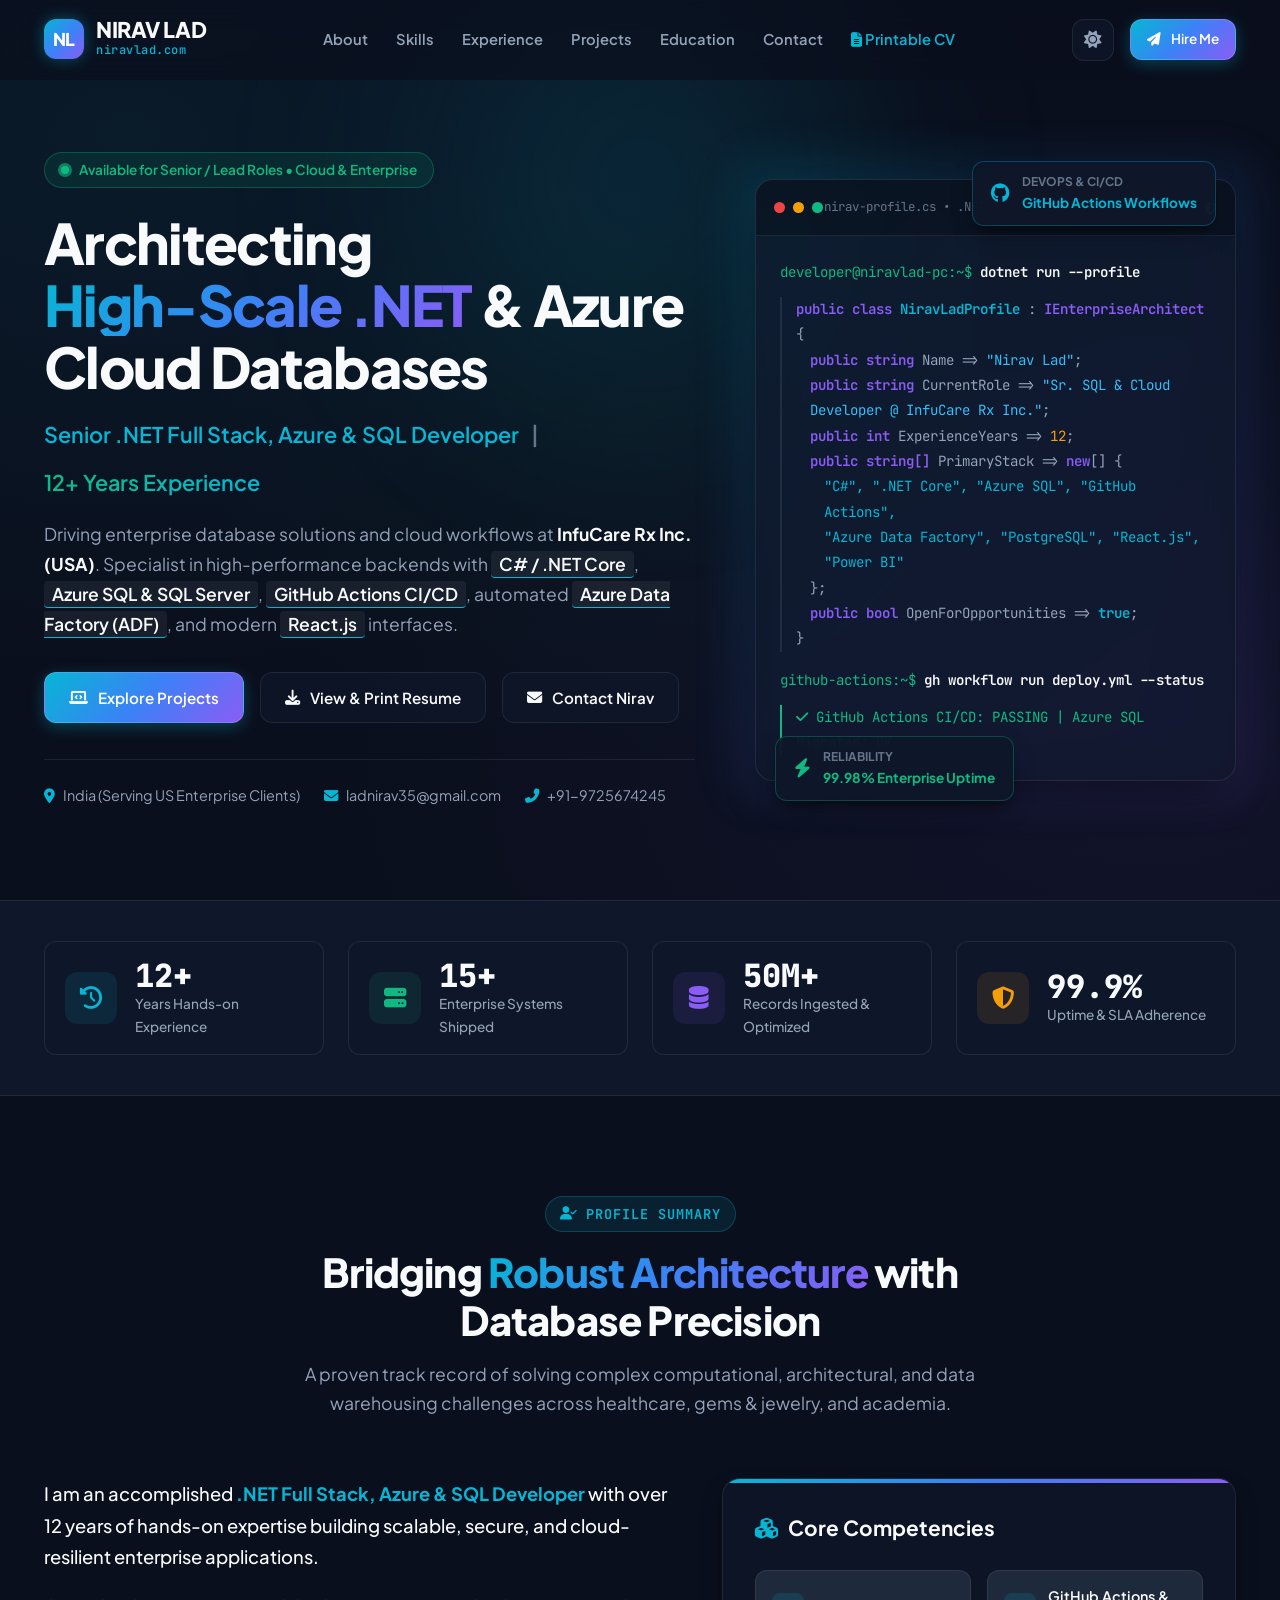
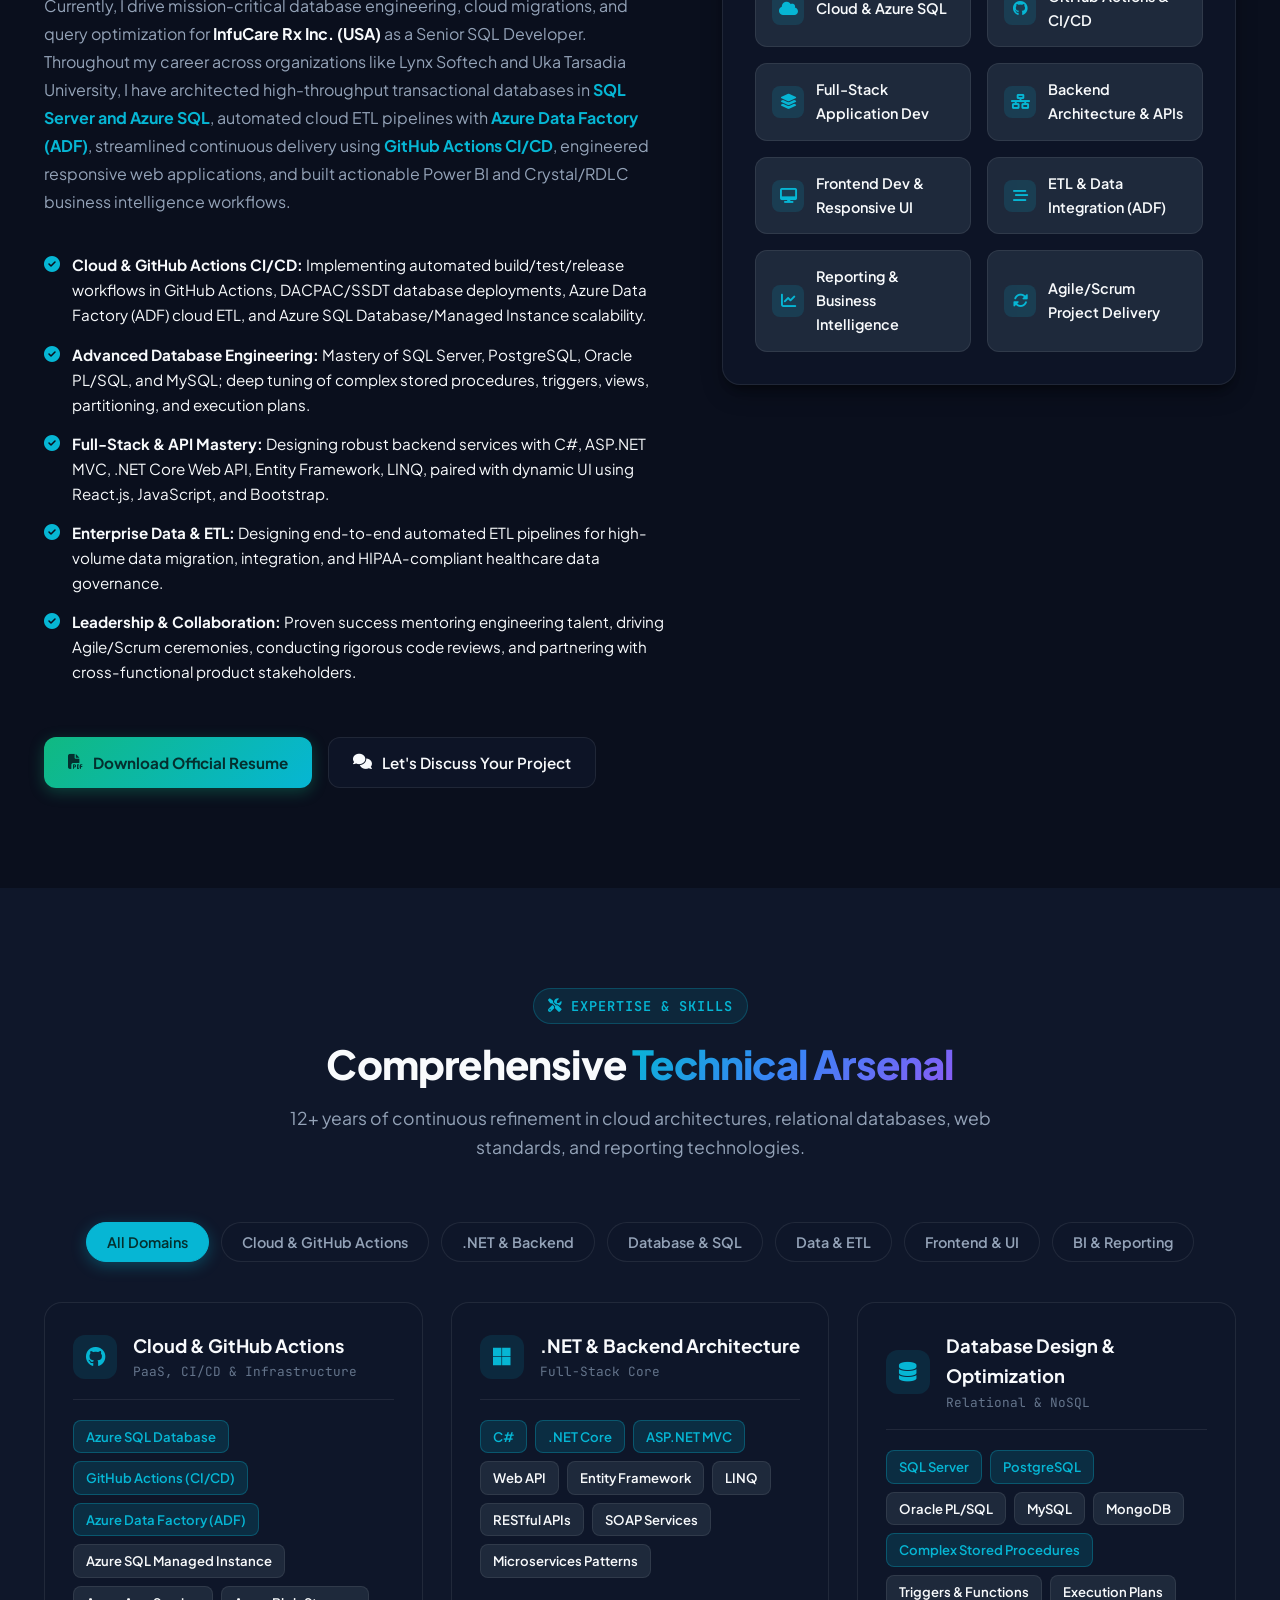
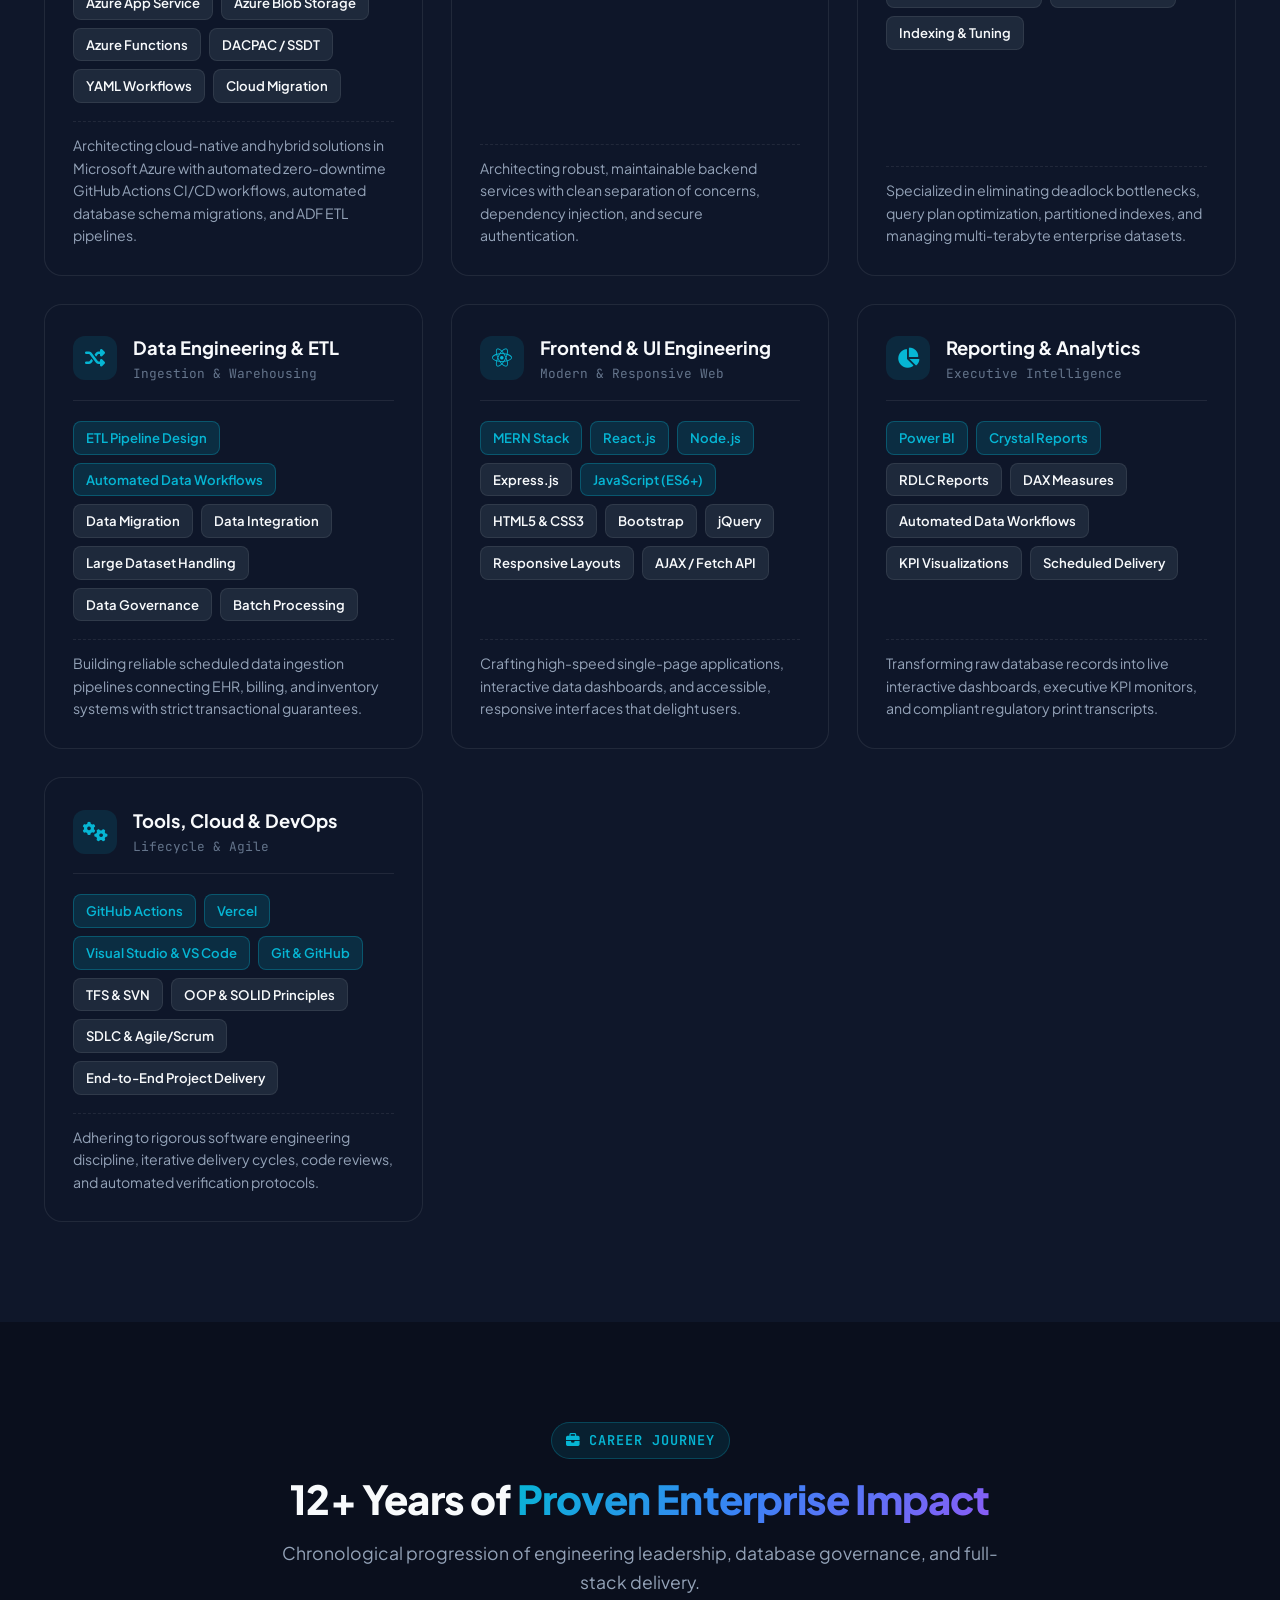
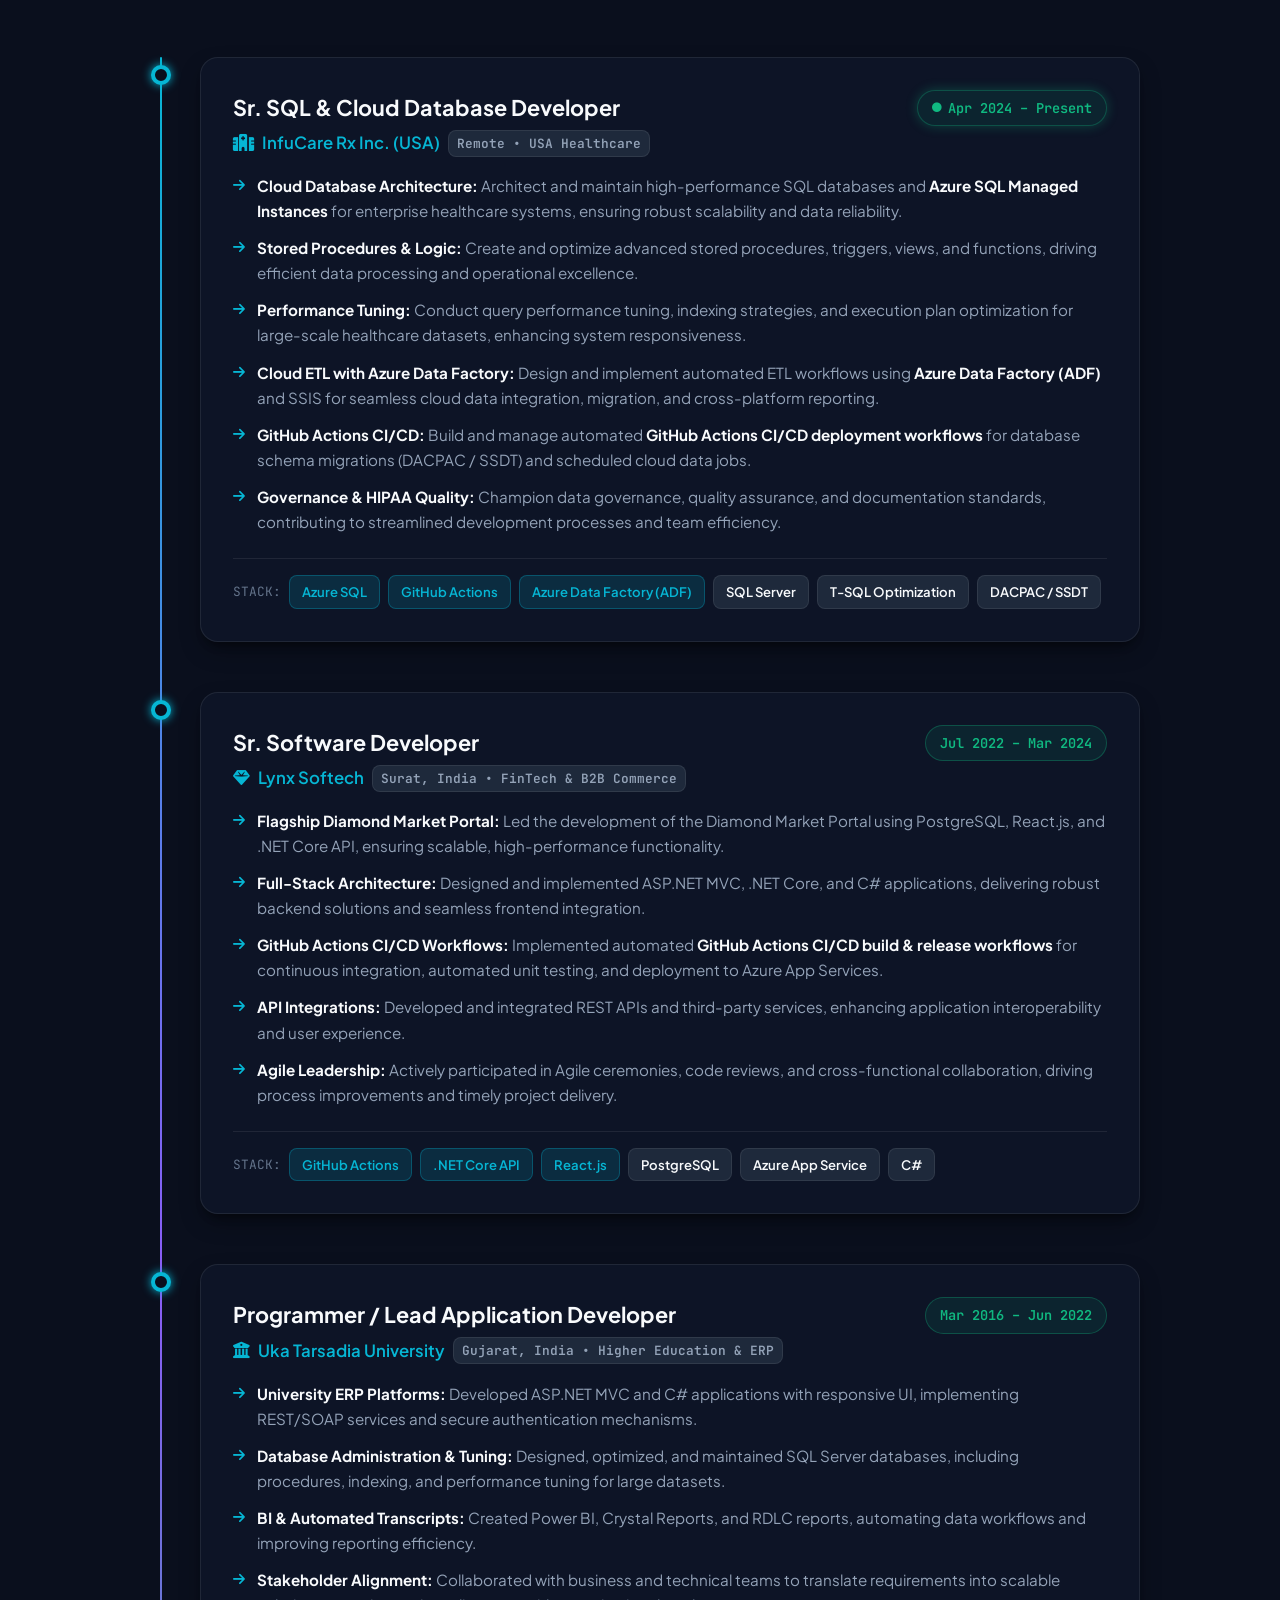
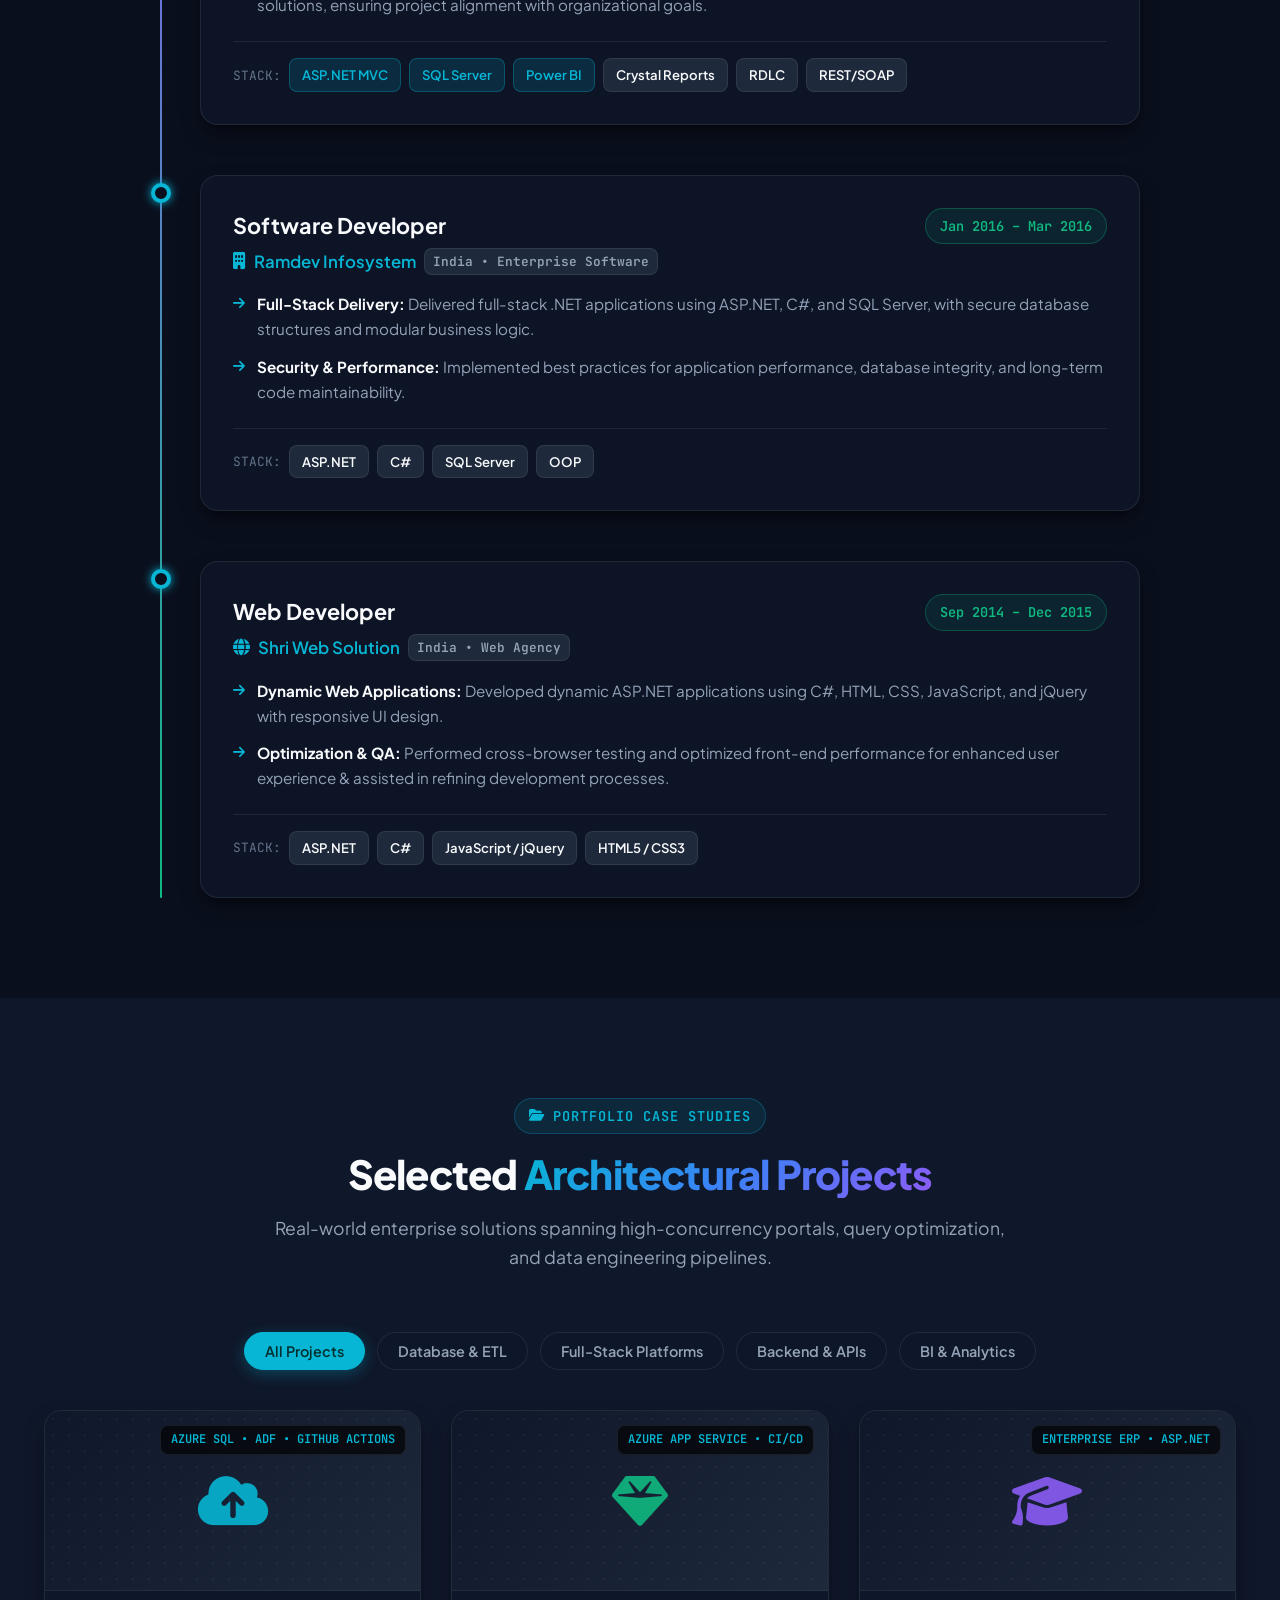
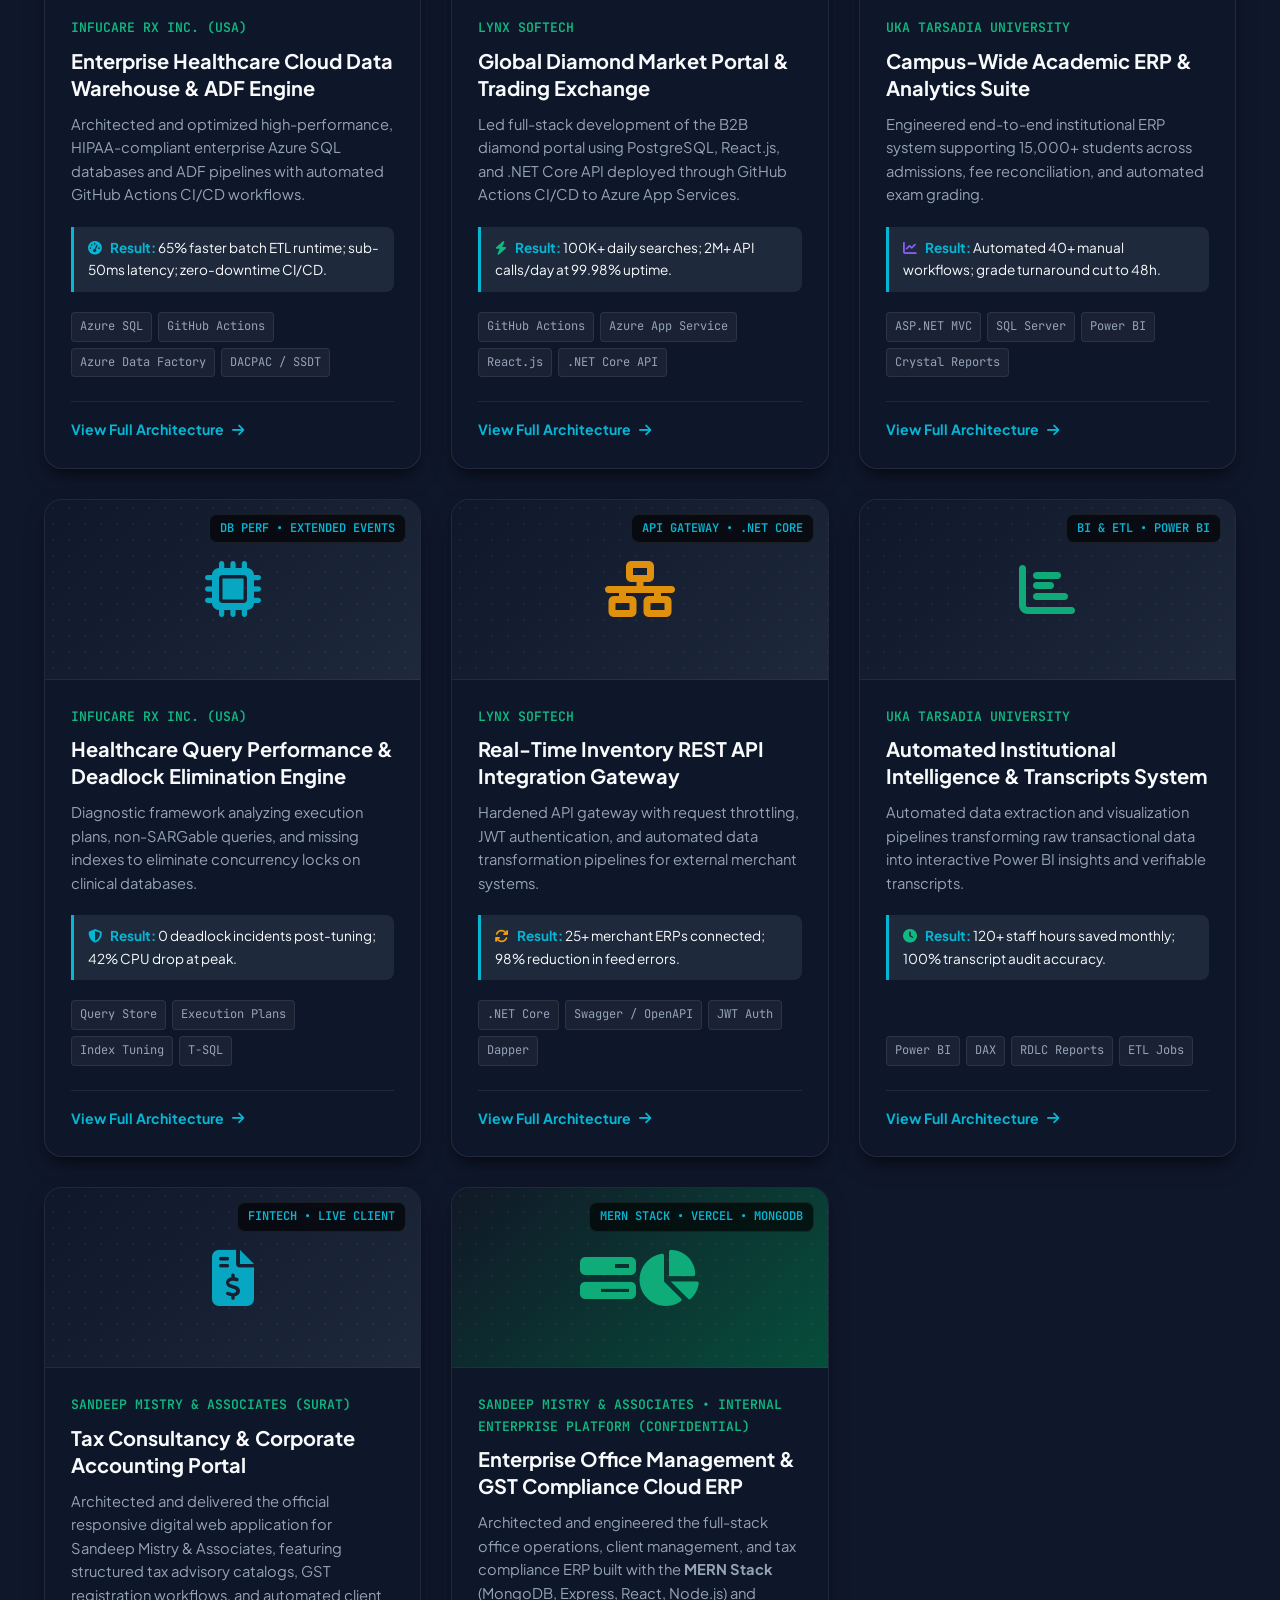
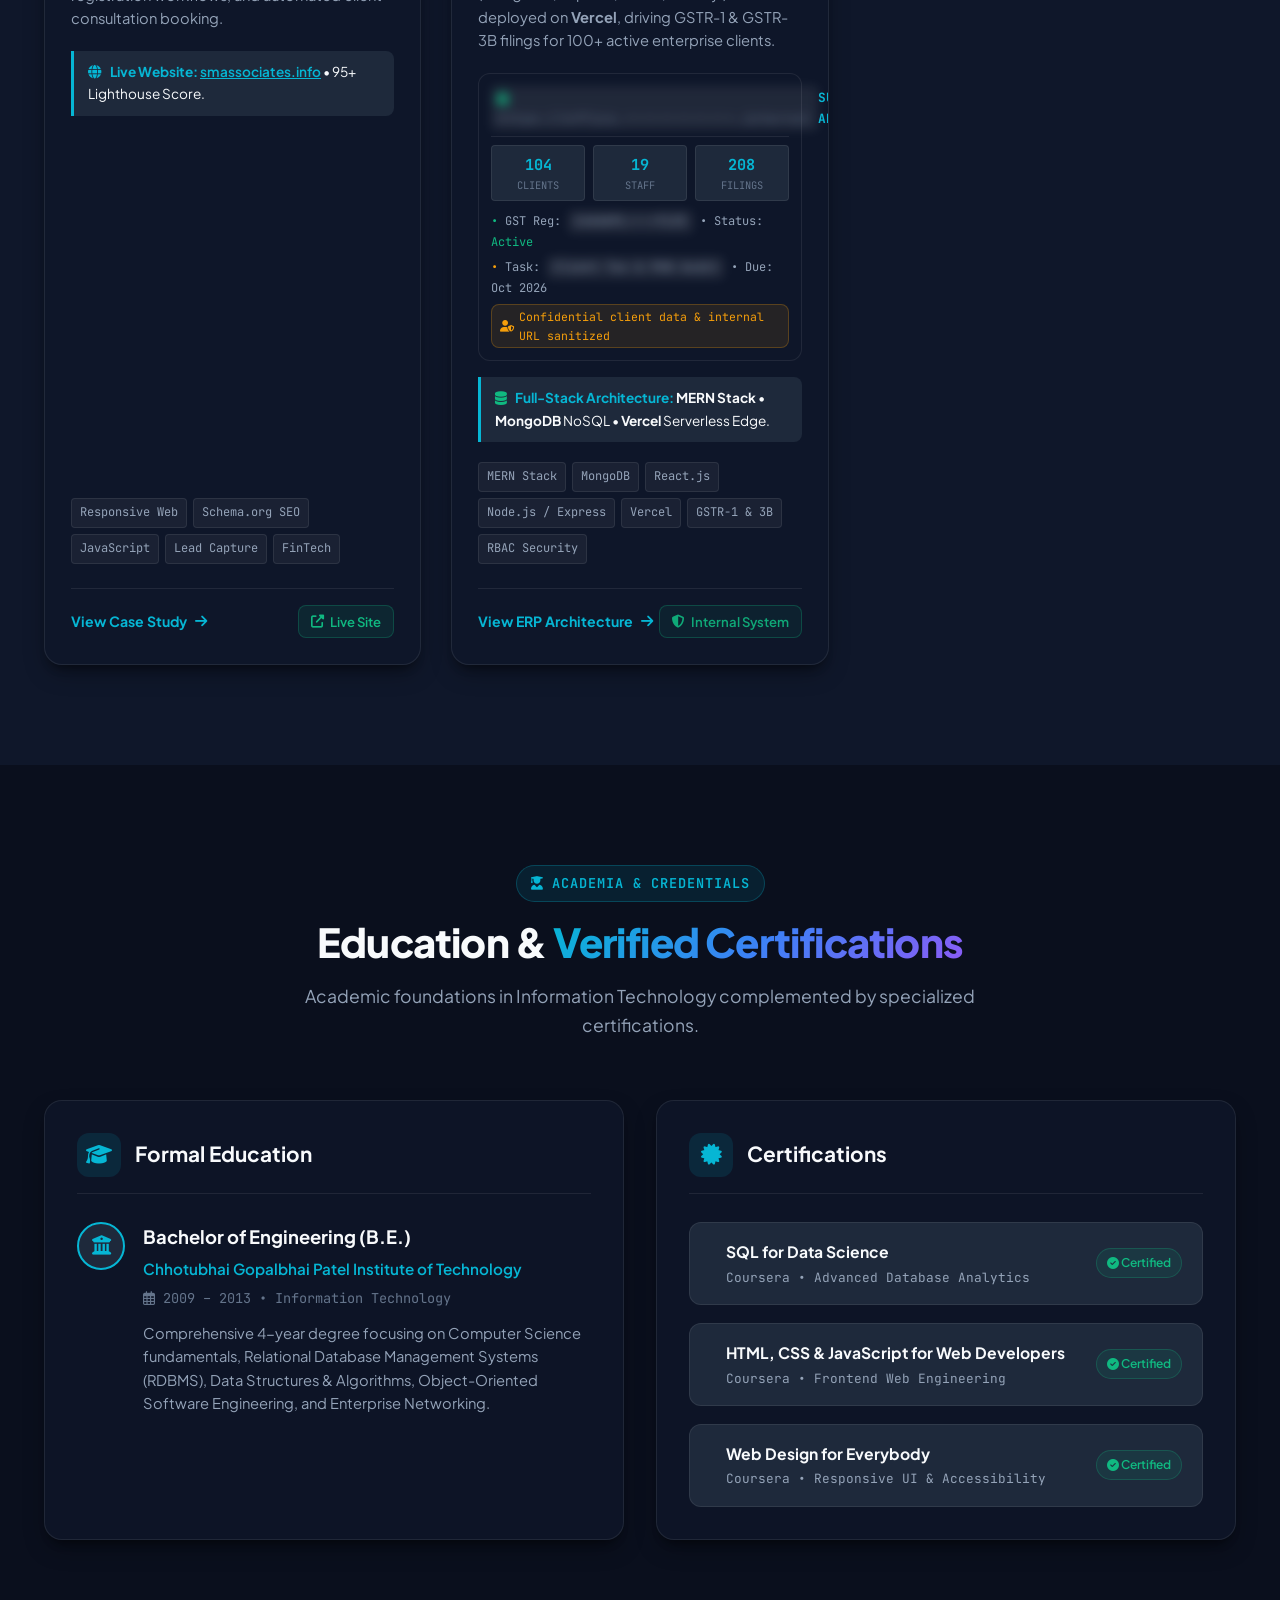
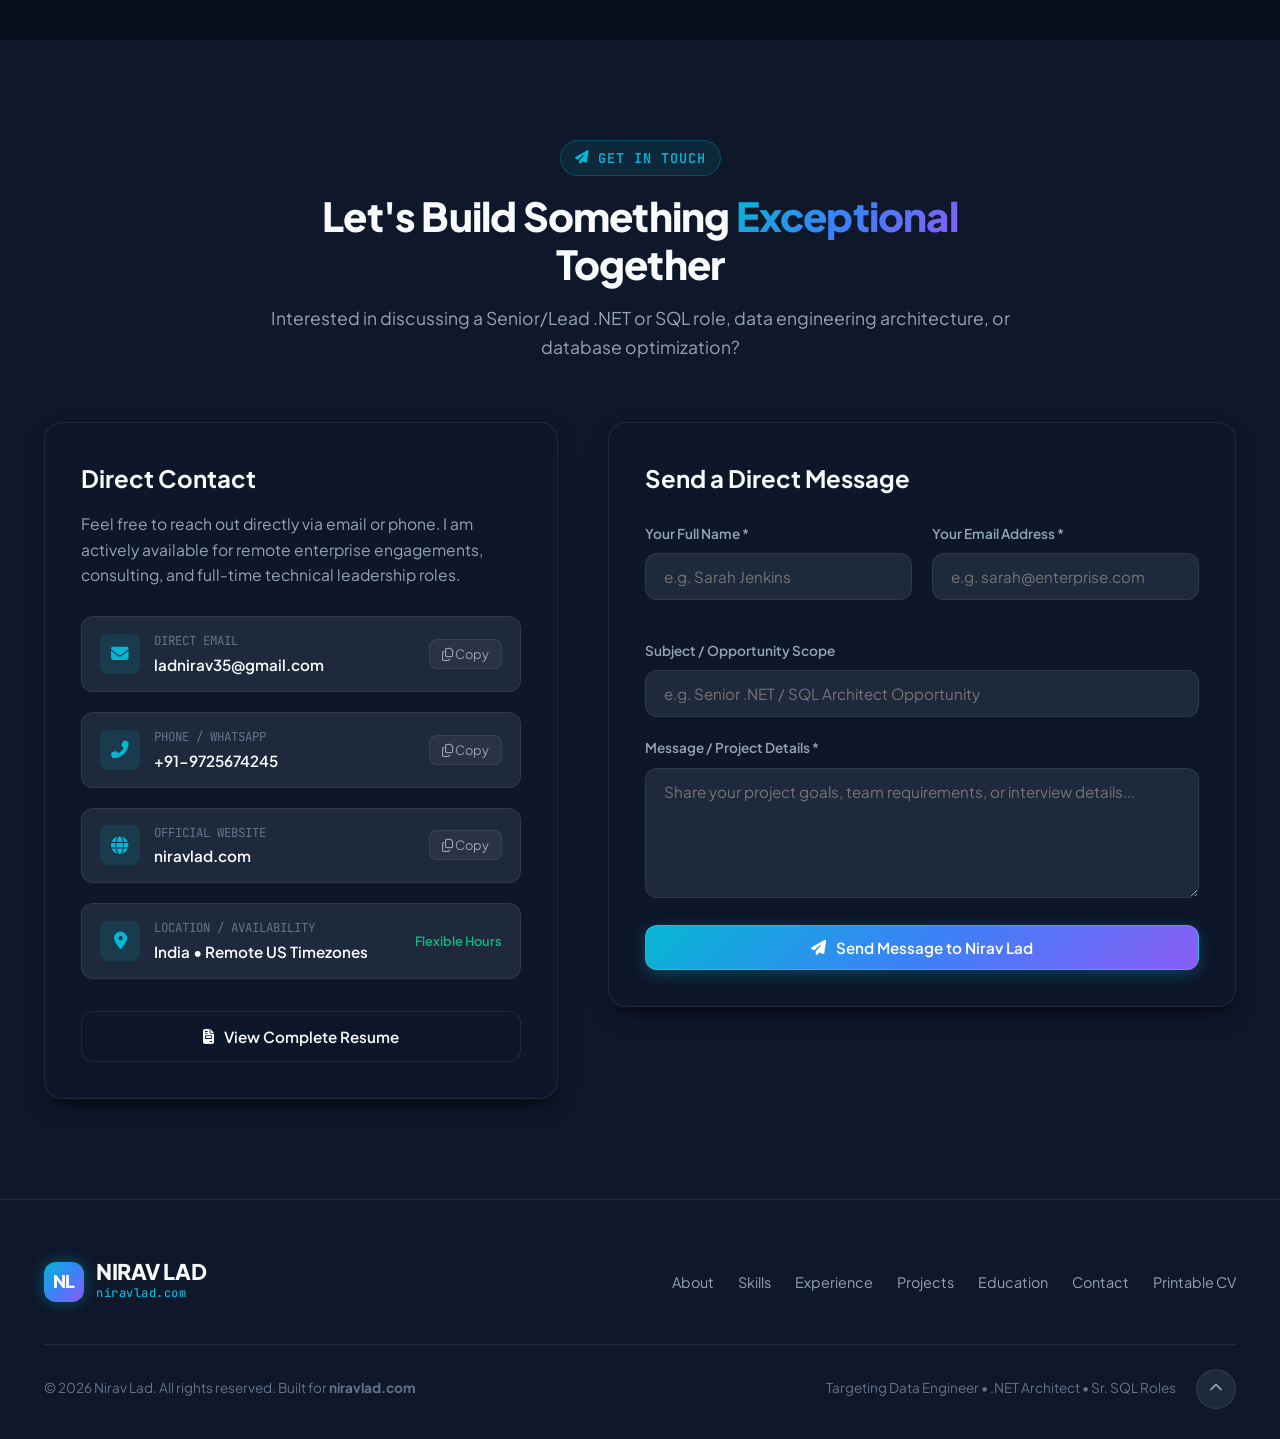
<file: index.html>
<!DOCTYPE html>
<html lang="en" data-theme="dark">
<head>
  <meta charset="UTF-8">
  <meta name="viewport" content="width=device-width, initial-scale=1.0">
  
  <!-- Primary SEO Meta Tags -->
  <title>Nirav Lad | Senior .NET Full Stack, Azure &amp; SQL Developer</title>
  <meta name="title" content="Nirav Lad | Senior .NET Full Stack, Azure &amp; SQL Developer">
  <meta name="description" content="Accomplished .NET Full Stack, Azure, and SQL Developer with 12+ years of enterprise experience in C#, .NET Core, GitHub Actions CI/CD, Azure SQL Database, Azure Data Factory, PostgreSQL, React.js, and high-performance databases.">
  <meta name="keywords" content="Nirav Lad, .NET Developer, GitHub Actions, CI/CD, Azure SQL Database, Azure Data Factory, Sr SQL Developer, Database Architect, C#, ASP.NET Core, PostgreSQL, InfuCare Rx, Cloud Migration, Power BI, React.js, Data Engineer">
  <meta name="author" content="Nirav Lad">
  <link rel="canonical" href="https://niravlad.com">

  <!-- Open Graph / Facebook -->
  <meta property="og:type" content="website">
  <meta property="og:url" content="https://niravlad.com/">
  <meta property="og:title" content="Nirav Lad | Senior .NET Full Stack, Azure &amp; SQL Developer">
  <meta property="og:description" content="Over 12 years building scalable, secure, and high-performance enterprise systems. Currently Sr. SQL & Cloud Database Developer at InfuCare Rx Inc. (USA).">
  
  <!-- Font Awesome & Google Fonts -->
  <link rel="stylesheet" href="https://cdnjs.cloudflare.com/ajax/libs/font-awesome/6.5.1/css/all.min.css">
  
  <!-- Custom Stylesheet -->
  <link rel="stylesheet" href="style.css">
</head>
<body>

  <!-- ========================================================================
       Header & Navigation Bar
       ======================================================================== -->
  <header class="header">
    <div class="container header-container">
      <a href="#hero" class="logo" id="logoLink">
        <div class="logo-badge">NL</div>
        <div class="logo-text">
          <span>NIRAV LAD</span>
          <span>niravlad.com</span>
        </div>
      </a>

      <nav class="nav">
        <ul class="nav-links" id="navLinks">
          <li><a href="#about" class="nav-link">About</a></li>
          <li><a href="#skills" class="nav-link">Skills</a></li>
          <li><a href="#experience" class="nav-link">Experience</a></li>
          <li><a href="#projects" class="nav-link">Projects</a></li>
          <li><a href="#education" class="nav-link">Education</a></li>
          <li><a href="#contact" class="nav-link">Contact</a></li>
          <li><a href="resume.html" target="_blank" class="nav-link" style="color:var(--accent-cyan);"><i class="fas fa-file-alt"></i> Printable CV</a></li>
        </ul>
      </nav>

      <div class="header-actions">
        <button class="theme-toggle-btn" id="themeToggleBtn" aria-label="Toggle Dark/Light Mode" title="Toggle Dark/Light Mode">
          <i class="fas fa-sun"></i>
        </button>
        <a href="#contact" class="btn btn-primary btn-sm" id="btnHeaderContact">
          <i class="fas fa-paper-plane"></i> Hire Me
        </a>
        <button class="mobile-toggle" aria-label="Toggle navigation menu">
          <i class="fas fa-bars"></i>
        </button>
      </div>
    </div>
  </header>

  <!-- ========================================================================
       Hero Section
       ======================================================================== -->
  <section class="hero" id="hero">
    <div class="hero-glow-bg"></div>
    <div class="container">
      <div class="hero-grid">
        
        <!-- Left Column: Copy & Actions -->
        <div class="hero-content">
          <div class="hero-status-pill">
            <span class="status-dot"></span>
            Available for Senior / Lead Roles • Cloud &amp; Enterprise
          </div>

          <h1 class="hero-title">
            Architecting <span class="gradient-text">High-Scale .NET</span> &amp; Azure Cloud Databases
          </h1>

          <div class="hero-subtitle">
            <span>Senior .NET Full Stack, Azure &amp; SQL Developer</span>
            <span style="color:var(--text-dim);">|</span>
            <span class="gradient-text-emerald">12+ Years Experience</span>
          </div>

          <p class="hero-description">
            Driving enterprise database solutions and cloud workflows at <strong style="color:var(--text-main);">InfuCare Rx Inc. (USA)</strong>. Specialist in high-performance backends with 
            <span class="hero-highlight-tag">C# / .NET Core</span>, <span class="hero-highlight-tag">Azure SQL &amp; SQL Server</span>, 
            <span class="hero-highlight-tag">GitHub Actions CI/CD</span>, automated <span class="hero-highlight-tag">Azure Data Factory (ADF)</span>, and modern <span class="hero-highlight-tag">React.js</span> interfaces.
          </p>

          <div class="hero-cta-group">
            <a href="#projects" class="btn btn-primary">
              <i class="fas fa-laptop-code"></i> Explore Projects
            </a>
            <a href="resume.html" target="_blank" class="btn btn-secondary">
              <i class="fas fa-download"></i> View &amp; Print Resume
            </a>
            <a href="#contact" class="btn btn-secondary">
              <i class="fas fa-envelope"></i> Contact Nirav
            </a>
          </div>

          <div class="hero-quick-meta">
            <div class="quick-meta-item">
              <i class="fas fa-map-marker-alt"></i>
              <span>India (Serving US Enterprise Clients)</span>
            </div>
            <div class="quick-meta-item">
              <i class="fas fa-envelope"></i>
              <span>ladnirav35@gmail.com</span>
            </div>
            <div class="quick-meta-item">
              <i class="fas fa-phone-alt"></i>
              <span>+91-9725674245</span>
            </div>
          </div>
        </div>

        <!-- Right Column: Interactive Code Console Visual -->
        <div class="hero-visual-card">
          <div class="hero-card-glow"></div>

          <!-- Floating Badges -->
          <div class="floating-badge floating-badge-1">
            <i class="fab fa-github"></i>
            <div>
              <div style="font-size:0.75rem; color:var(--text-dim); text-transform:uppercase;">DevOps &amp; CI/CD</div>
              <div>GitHub Actions Workflows</div>
            </div>
          </div>

          <div class="floating-badge floating-badge-2">
            <i class="fas fa-bolt"></i>
            <div>
              <div style="font-size:0.75rem; color:var(--text-dim); text-transform:uppercase;">Reliability</div>
              <div>99.98% Enterprise Uptime</div>
            </div>
          </div>

          <!-- Tech Terminal -->
          <div class="tech-terminal">
            <div class="terminal-header">
              <div class="terminal-dots">
                <span class="terminal-dot red"></span>
                <span class="terminal-dot yellow"></span>
                <span class="terminal-dot green"></span>
              </div>
              <div class="terminal-title">nirav-profile.cs &bull; .NET 8 / Azure SQL / GitHub Actions</div>
              <div><i class="fas fa-shield-alt" style="color:var(--accent-emerald); font-size:0.8rem;"></i></div>
            </div>

            <div class="terminal-body">
              <div class="terminal-line">
                <span class="cmd-prompt">developer@niravlad-pc:~$</span> <span class="cmd-command">dotnet run --profile</span>
              </div>
              <div class="terminal-output">
                <div><span class="accent-keyword">public class</span> <span class="accent-val">NiravLadProfile</span> : <span class="accent-keyword">IEnterpriseArchitect</span></div>
                <div>{</div>
                <div style="padding-left:14px;">
                  <div><span class="accent-keyword">public string</span> Name =&gt; <span class="accent-str">"Nirav Lad"</span>;</div>
                  <div><span class="accent-keyword">public string</span> CurrentRole =&gt; <span class="accent-str">"Sr. SQL &amp; Cloud Developer @ InfuCare Rx Inc."</span>;</div>
                  <div><span class="accent-keyword">public int</span> ExperienceYears =&gt; <span class="accent-num">12</span>;</div>
                  <div><span class="accent-keyword">public string[]</span> PrimaryStack =&gt; <span class="accent-keyword">new</span>[] {</div>
                  <div style="padding-left:14px; color:var(--accent-cyan);">
                    "C#", ".NET Core", "Azure SQL", "GitHub Actions",<br>
                    "Azure Data Factory", "PostgreSQL", "React.js", "Power BI"
                  </div>
                  <div>};</div>
                  <div><span class="accent-keyword">public bool</span> OpenForOpportunities =&gt; <span class="accent-val">true</span>;</div>
                </div>
                <div>}</div>
              </div>

              <div class="terminal-line" style="margin-top:16px;">
                <span class="cmd-prompt">github-actions:~$</span> <span class="cmd-command">gh workflow run deploy.yml --status</span>
              </div>
              <div class="terminal-output" style="border-left-color:var(--accent-emerald);">
                <div style="color:var(--accent-emerald);"><i class="fas fa-check"></i> GitHub Actions CI/CD: PASSING | Azure SQL Migrated: OK</div>
              </div>
            </div>
          </div>
        </div>

      </div>
    </div>
  </section>

  <!-- ========================================================================
       Metrics Counter Bar
       ======================================================================== -->
  <section class="metrics-strip">
    <div class="container">
      <div class="metrics-grid">
        
        <div class="metric-card">
          <div class="metric-icon-box">
            <i class="fas fa-history"></i>
          </div>
          <div class="metric-details">
            <div class="metric-number" data-target="12" data-suffix="+">12+</div>
            <div class="metric-label">Years Hands-on Experience</div>
          </div>
        </div>

        <div class="metric-card">
          <div class="metric-icon-box emerald">
            <i class="fas fa-server"></i>
          </div>
          <div class="metric-details">
            <div class="metric-number" data-target="15" data-suffix="+">15+</div>
            <div class="metric-label">Enterprise Systems Shipped</div>
          </div>
        </div>

        <div class="metric-card">
          <div class="metric-icon-box violet">
            <i class="fas fa-database"></i>
          </div>
          <div class="metric-details">
            <div class="metric-number" data-target="50" data-suffix="M+">50M+</div>
            <div class="metric-label">Records Ingested &amp; Optimized</div>
          </div>
        </div>

        <div class="metric-card">
          <div class="metric-icon-box amber">
            <i class="fas fa-shield-alt"></i>
          </div>
          <div class="metric-details">
            <div class="metric-number" data-target="99" data-suffix=".9%">99.9%</div>
            <div class="metric-label">Uptime &amp; SLA Adherence</div>
          </div>
        </div>

      </div>
    </div>
  </section>

  <!-- ========================================================================
       About & Profile Summary Section
       ======================================================================== -->
  <section class="section" id="about">
    <div class="container">
      <div class="section-header">
        <span class="section-tag"><i class="fas fa-user-check"></i> Profile Summary</span>
        <h2 class="section-title">Bridging <span class="gradient-text">Robust Architecture</span> with Database Precision</h2>
        <p class="section-subtitle">A proven track record of solving complex computational, architectural, and data warehousing challenges across healthcare, gems &amp; jewelry, and academia.</p>
      </div>

      <div class="about-grid">
        <div class="about-narrative">
          <p class="lead-paragraph">
            I am an accomplished <strong style="color:var(--accent-cyan);">.NET Full Stack, Azure &amp; SQL Developer</strong> with over 12 years of hands-on expertise building scalable, secure, and cloud-resilient enterprise applications.
          </p>

          <p class="about-text">
            Currently, I drive mission-critical database engineering, cloud migrations, and query optimization for <strong style="color:var(--text-main);">InfuCare Rx Inc. (USA)</strong> as a Senior SQL Developer. Throughout my career across organizations like Lynx Softech and Uka Tarsadia University, I have architected high-throughput transactional databases in <strong style="color:var(--accent-cyan);">SQL Server and Azure SQL</strong>, automated cloud ETL pipelines with <strong style="color:var(--accent-cyan);">Azure Data Factory (ADF)</strong>, streamlined continuous delivery using <strong style="color:var(--accent-cyan);">GitHub Actions CI/CD</strong>, engineered responsive web applications, and built actionable Power BI and Crystal/RDLC business intelligence workflows.
          </p>

          <ul class="about-highlights-list">
            <li class="about-highlight-item">
              <i class="fas fa-check-circle"></i>
              <div><strong>Cloud &amp; GitHub Actions CI/CD:</strong> Implementing automated build/test/release workflows in GitHub Actions, DACPAC/SSDT database deployments, Azure Data Factory (ADF) cloud ETL, and Azure SQL Database/Managed Instance scalability.</div>
            </li>
            <li class="about-highlight-item">
              <i class="fas fa-check-circle"></i>
              <div><strong>Advanced Database Engineering:</strong> Mastery of SQL Server, PostgreSQL, Oracle PL/SQL, and MySQL; deep tuning of complex stored procedures, triggers, views, partitioning, and execution plans.</div>
            </li>
            <li class="about-highlight-item">
              <i class="fas fa-check-circle"></i>
              <div><strong>Full-Stack &amp; API Mastery:</strong> Designing robust backend services with C#, ASP.NET MVC, .NET Core Web API, Entity Framework, LINQ, paired with dynamic UI using React.js, JavaScript, and Bootstrap.</div>
            </li>
            <li class="about-highlight-item">
              <i class="fas fa-check-circle"></i>
              <div><strong>Enterprise Data &amp; ETL:</strong> Designing end-to-end automated ETL pipelines for high-volume data migration, integration, and HIPAA-compliant healthcare data governance.</div>
            </li>
            <li class="about-highlight-item">
              <i class="fas fa-check-circle"></i>
              <div><strong>Leadership &amp; Collaboration:</strong> Proven success mentoring engineering talent, driving Agile/Scrum ceremonies, conducting rigorous code reviews, and partnering with cross-functional product stakeholders.</div>
            </li>
          </ul>

          <div style="margin-top:16px; display:flex; gap:16px;">
            <a href="resume.html" target="_blank" class="btn btn-emerald">
              <i class="fas fa-file-pdf"></i> Download Official Resume
            </a>
            <a href="#contact" class="btn btn-secondary">
              <i class="fas fa-comments"></i> Let's Discuss Your Project
            </a>
          </div>
        </div>

        <!-- Core Competencies Sidebar Card -->
        <div class="competencies-card">
          <h3 class="competencies-card-title">
            <i class="fas fa-cubes" style="color:var(--accent-cyan);"></i> Core Competencies
          </h3>

          <div class="competencies-grid">
            <div class="competency-item">
              <div class="competency-icon"><i class="fas fa-cloud"></i></div>
              <span>Cloud &amp; Azure SQL</span>
            </div>

            <div class="competency-item">
              <div class="competency-icon"><i class="fab fa-github"></i></div>
              <span>GitHub Actions &amp; CI/CD</span>
            </div>

            <div class="competency-item">
              <div class="competency-icon"><i class="fas fa-layer-group"></i></div>
              <span>Full-Stack Application Dev</span>
            </div>

            <div class="competency-item">
              <div class="competency-icon"><i class="fas fa-network-wired"></i></div>
              <span>Backend Architecture &amp; APIs</span>
            </div>

            <div class="competency-item">
              <div class="competency-icon"><i class="fas fa-desktop"></i></div>
              <span>Frontend Dev &amp; Responsive UI</span>
            </div>

            <div class="competency-item">
              <div class="competency-icon"><i class="fas fa-stream"></i></div>
              <span>ETL &amp; Data Integration (ADF)</span>
            </div>

            <div class="competency-item">
              <div class="competency-icon"><i class="fas fa-chart-line"></i></div>
              <span>Reporting &amp; Business Intelligence</span>
            </div>

            <div class="competency-item">
              <div class="competency-icon"><i class="fas fa-sync-alt"></i></div>
              <span>Agile/Scrum Project Delivery</span>
            </div>
          </div>
        </div>

      </div>
    </div>
  </section>

  <!-- ========================================================================
       Skills Matrix Section
       ======================================================================== -->
  <section class="section" id="skills" style="background:var(--bg-secondary);">
    <div class="container">
      <div class="section-header">
        <span class="section-tag"><i class="fas fa-tools"></i> Expertise &amp; Skills</span>
        <h2 class="section-title">Comprehensive <span class="gradient-text">Technical Arsenal</span></h2>
        <p class="section-subtitle">12+ years of continuous refinement in cloud architectures, relational databases, web standards, and reporting technologies.</p>
      </div>

      <!-- Skills Category Tabs -->
      <div class="skills-tabs-nav">
        <button class="skill-tab-btn active" data-skill-category="all">All Domains</button>
        <button class="skill-tab-btn" data-skill-category="cloud">Cloud &amp; GitHub Actions</button>
        <button class="skill-tab-btn" data-skill-category="backend">.NET &amp; Backend</button>
        <button class="skill-tab-btn" data-skill-category="database">Database &amp; SQL</button>
        <button class="skill-tab-btn" data-skill-category="data">Data &amp; ETL</button>
        <button class="skill-tab-btn" data-skill-category="frontend">Frontend &amp; UI</button>
        <button class="skill-tab-btn" data-skill-category="reporting">BI &amp; Reporting</button>
      </div>

      <!-- Skills Grid -->
      <div class="skills-container">

        <!-- Cloud & GitHub Actions Card -->
        <div class="skill-category-card" data-category="cloud">
          <div class="category-card-header">
            <div class="category-icon" style="color:var(--accent-cyan);"><i class="fab fa-github"></i></div>
            <div>
              <div class="category-title">Cloud &amp; GitHub Actions</div>
              <div class="category-subtitle">PaaS, CI/CD &amp; Infrastructure</div>
            </div>
          </div>
          <div class="skill-tags-group">
            <span class="skill-tag highlight">Azure SQL Database</span>
            <span class="skill-tag highlight">GitHub Actions (CI/CD)</span>
            <span class="skill-tag highlight">Azure Data Factory (ADF)</span>
            <span class="skill-tag">Azure SQL Managed Instance</span>
            <span class="skill-tag">Azure App Service</span>
            <span class="skill-tag">Azure Blob Storage</span>
            <span class="skill-tag">Azure Functions</span>
            <span class="skill-tag">DACPAC / SSDT</span>
            <span class="skill-tag">YAML Workflows</span>
            <span class="skill-tag">Cloud Migration</span>
          </div>
          <p class="skill-category-summary">
            Architecting cloud-native and hybrid solutions in Microsoft Azure with automated zero-downtime GitHub Actions CI/CD workflows, automated database schema migrations, and ADF ETL pipelines.
          </p>
        </div>

        <!-- 1. Full-Stack .NET & Backend -->
        <div class="skill-category-card" data-category="backend">
          <div class="category-card-header">
            <div class="category-icon"><i class="fab fa-microsoft"></i></div>
            <div>
              <div class="category-title">.NET &amp; Backend Architecture</div>
              <div class="category-subtitle">Full-Stack Core</div>
            </div>
          </div>
          <div class="skill-tags-group">
            <span class="skill-tag highlight">C#</span>
            <span class="skill-tag highlight">.NET Core</span>
            <span class="skill-tag highlight">ASP.NET MVC</span>
            <span class="skill-tag">Web API</span>
            <span class="skill-tag">Entity Framework</span>
            <span class="skill-tag">LINQ</span>
            <span class="skill-tag">RESTful APIs</span>
            <span class="skill-tag">SOAP Services</span>
            <span class="skill-tag">Microservices Patterns</span>
          </div>
          <p class="skill-category-summary">
            Architecting robust, maintainable backend services with clean separation of concerns, dependency injection, and secure authentication.
          </p>
        </div>

        <!-- 2. Database Design & Management -->
        <div class="skill-category-card" data-category="database">
          <div class="category-card-header">
            <div class="category-icon"><i class="fas fa-database"></i></div>
            <div>
              <div class="category-title">Database Design &amp; Optimization</div>
              <div class="category-subtitle">Relational &amp; NoSQL</div>
            </div>
          </div>
          <div class="skill-tags-group">
            <span class="skill-tag highlight">SQL Server</span>
            <span class="skill-tag highlight">PostgreSQL</span>
            <span class="skill-tag">Oracle PL/SQL</span>
            <span class="skill-tag">MySQL</span>
            <span class="skill-tag">MongoDB</span>
            <span class="skill-tag highlight">Complex Stored Procedures</span>
            <span class="skill-tag">Triggers &amp; Functions</span>
            <span class="skill-tag">Execution Plans</span>
            <span class="skill-tag">Indexing &amp; Tuning</span>
          </div>
          <p class="skill-category-summary">
            Specialized in eliminating deadlock bottlenecks, query plan optimization, partitioned indexes, and managing multi-terabyte enterprise datasets.
          </p>
        </div>

        <!-- 3. Data Engineering & ETL -->
        <div class="skill-category-card" data-category="data">
          <div class="category-card-header">
            <div class="category-icon"><i class="fas fa-random"></i></div>
            <div>
              <div class="category-title">Data Engineering &amp; ETL</div>
              <div class="category-subtitle">Ingestion &amp; Warehousing</div>
            </div>
          </div>
          <div class="skill-tags-group">
            <span class="skill-tag highlight">ETL Pipeline Design</span>
            <span class="skill-tag highlight">Automated Data Workflows</span>
            <span class="skill-tag">Data Migration</span>
            <span class="skill-tag">Data Integration</span>
            <span class="skill-tag">Large Dataset Handling</span>
            <span class="skill-tag">Data Governance</span>
            <span class="skill-tag">Batch Processing</span>
          </div>
          <p class="skill-category-summary">
            Building reliable scheduled data ingestion pipelines connecting EHR, billing, and inventory systems with strict transactional guarantees.
          </p>
        </div>

        <!-- 4. Frontend & UI Development -->
        <div class="skill-category-card" data-category="frontend">
          <div class="category-card-header">
            <div class="category-icon"><i class="fab fa-react"></i></div>
            <div>
              <div class="category-title">Frontend &amp; UI Engineering</div>
              <div class="category-subtitle">Modern &amp; Responsive Web</div>
            </div>
          </div>
          <div class="skill-tags-group">
            <span class="skill-tag highlight">MERN Stack</span>
            <span class="skill-tag highlight">React.js</span>
            <span class="skill-tag highlight">Node.js</span>
            <span class="skill-tag">Express.js</span>
            <span class="skill-tag highlight">JavaScript (ES6+)</span>
            <span class="skill-tag">HTML5 &amp; CSS3</span>
            <span class="skill-tag">Bootstrap</span>
            <span class="skill-tag">jQuery</span>
            <span class="skill-tag">Responsive Layouts</span>
            <span class="skill-tag">AJAX / Fetch API</span>
          </div>
          <p class="skill-category-summary">
            Crafting high-speed single-page applications, interactive data dashboards, and accessible, responsive interfaces that delight users.
          </p>
        </div>

        <!-- 5. Reporting & Analytics -->
        <div class="skill-category-card" data-category="reporting">
          <div class="category-card-header">
            <div class="category-icon"><i class="fas fa-chart-pie"></i></div>
            <div>
              <div class="category-title">Reporting &amp; Analytics</div>
              <div class="category-subtitle">Executive Intelligence</div>
            </div>
          </div>
          <div class="skill-tags-group">
            <span class="skill-tag highlight">Power BI</span>
            <span class="skill-tag highlight">Crystal Reports</span>
            <span class="skill-tag">RDLC Reports</span>
            <span class="skill-tag">DAX Measures</span>
            <span class="skill-tag">Automated Data Workflows</span>
            <span class="skill-tag">KPI Visualizations</span>
            <span class="skill-tag">Scheduled Delivery</span>
          </div>
          <p class="skill-category-summary">
            Transforming raw database records into live interactive dashboards, executive KPI monitors, and compliant regulatory print transcripts.
          </p>
        </div>

        <!-- 6. Tools, Practices & DevOps -->
        <div class="skill-category-card" data-category="backend">
          <div class="category-card-header">
            <div class="category-icon"><i class="fas fa-cogs"></i></div>
            <div>
              <div class="category-title">Tools, Cloud &amp; DevOps</div>
              <div class="category-subtitle">Lifecycle &amp; Agile</div>
            </div>
          </div>
          <div class="skill-tags-group">
            <span class="skill-tag highlight">GitHub Actions</span>
            <span class="skill-tag highlight">Vercel</span>
            <span class="skill-tag highlight">Visual Studio &amp; VS Code</span>
            <span class="skill-tag highlight">Git &amp; GitHub</span>
            <span class="skill-tag">TFS &amp; SVN</span>
            <span class="skill-tag">OOP &amp; SOLID Principles</span>
            <span class="skill-tag">SDLC &amp; Agile/Scrum</span>
            <span class="skill-tag">End-to-End Project Delivery</span>
          </div>
          <p class="skill-category-summary">
            Adhering to rigorous software engineering discipline, iterative delivery cycles, code reviews, and automated verification protocols.
          </p>
        </div>

      </div>
    </div>
  </section>

  <!-- ========================================================================
       Work Experience Section
       ======================================================================== -->
  <section class="section" id="experience">
    <div class="container">
      <div class="section-header">
        <span class="section-tag"><i class="fas fa-briefcase"></i> Career Journey</span>
        <h2 class="section-title">12+ Years of <span class="gradient-text">Proven Enterprise Impact</span></h2>
        <p class="section-subtitle">Chronological progression of engineering leadership, database governance, and full-stack delivery.</p>
      </div>

      <div class="experience-timeline">

        <!-- Role 1: InfuCare Rx Inc. -->
        <div class="timeline-item">
          <div class="timeline-node"></div>
          <div class="timeline-card">
            <div class="timeline-card-header">
              <div class="timeline-role-info">
                <h3 class="timeline-role-title">Sr. SQL &amp; Cloud Database Developer</h3>
                <div class="timeline-company">
                  <i class="fas fa-hospital-alt"></i> InfuCare Rx Inc. (USA)
                  <span class="timeline-badge-location">Remote • USA Healthcare</span>
                </div>
              </div>
              <div class="timeline-period-badge current">
                <i class="fas fa-circle" style="font-size:0.6rem;"></i> Apr 2024 &ndash; Present
              </div>
            </div>

            <ul class="timeline-responsibilities">
              <li>
                <i class="fas fa-arrow-right"></i>
                <div><strong>Cloud Database Architecture:</strong> Architect and maintain high-performance SQL databases and <strong>Azure SQL Managed Instances</strong> for enterprise healthcare systems, ensuring robust scalability and data reliability.</div>
              </li>
              <li>
                <i class="fas fa-arrow-right"></i>
                <div><strong>Stored Procedures &amp; Logic:</strong> Create and optimize advanced stored procedures, triggers, views, and functions, driving efficient data processing and operational excellence.</div>
              </li>
              <li>
                <i class="fas fa-arrow-right"></i>
                <div><strong>Performance Tuning:</strong> Conduct query performance tuning, indexing strategies, and execution plan optimization for large-scale healthcare datasets, enhancing system responsiveness.</div>
              </li>
              <li>
                <i class="fas fa-arrow-right"></i>
                <div><strong>Cloud ETL with Azure Data Factory:</strong> Design and implement automated ETL workflows using <strong>Azure Data Factory (ADF)</strong> and SSIS for seamless cloud data integration, migration, and cross-platform reporting.</div>
              </li>
              <li>
                <i class="fas fa-arrow-right"></i>
                <div><strong>GitHub Actions CI/CD:</strong> Build and manage automated <strong>GitHub Actions CI/CD deployment workflows</strong> for database schema migrations (DACPAC / SSDT) and scheduled cloud data jobs.</div>
              </li>
              <li>
                <i class="fas fa-arrow-right"></i>
                <div><strong>Governance &amp; HIPAA Quality:</strong> Champion data governance, quality assurance, and documentation standards, contributing to streamlined development processes and team efficiency.</div>
              </li>
            </ul>

            <div class="timeline-tech-stack">
              <span class="stack-label">Stack:</span>
              <span class="skill-tag highlight">Azure SQL</span>
              <span class="skill-tag highlight">GitHub Actions</span>
              <span class="skill-tag highlight">Azure Data Factory (ADF)</span>
              <span class="skill-tag">SQL Server</span>
              <span class="skill-tag">T-SQL Optimization</span>
              <span class="skill-tag">DACPAC / SSDT</span>
            </div>
          </div>
        </div>

        <!-- Role 2: Lynx Softech -->
        <div class="timeline-item">
          <div class="timeline-node"></div>
          <div class="timeline-card">
            <div class="timeline-card-header">
              <div class="timeline-role-info">
                <h3 class="timeline-role-title">Sr. Software Developer</h3>
                <div class="timeline-company">
                  <i class="fas fa-gem"></i> Lynx Softech
                  <span class="timeline-badge-location">Surat, India • FinTech &amp; B2B Commerce</span>
                </div>
              </div>
              <div class="timeline-period-badge">
                Jul 2022 &ndash; Mar 2024
              </div>
            </div>

            <ul class="timeline-responsibilities">
              <li>
                <i class="fas fa-arrow-right"></i>
                <div><strong>Flagship Diamond Market Portal:</strong> Led the development of the Diamond Market Portal using PostgreSQL, React.js, and .NET Core API, ensuring scalable, high-performance functionality.</div>
              </li>
              <li>
                <i class="fas fa-arrow-right"></i>
                <div><strong>Full-Stack Architecture:</strong> Designed and implemented ASP.NET MVC, .NET Core, and C# applications, delivering robust backend solutions and seamless frontend integration.</div>
              </li>
              <li>
                <i class="fas fa-arrow-right"></i>
                <div><strong>GitHub Actions CI/CD Workflows:</strong> Implemented automated <strong>GitHub Actions CI/CD build &amp; release workflows</strong> for continuous integration, automated unit testing, and deployment to Azure App Services.</div>
              </li>
              <li>
                <i class="fas fa-arrow-right"></i>
                <div><strong>API Integrations:</strong> Developed and integrated REST APIs and third-party services, enhancing application interoperability and user experience.</div>
              </li>
              <li>
                <i class="fas fa-arrow-right"></i>
                <div><strong>Agile Leadership:</strong> Actively participated in Agile ceremonies, code reviews, and cross-functional collaboration, driving process improvements and timely project delivery.</div>
              </li>
            </ul>

            <div class="timeline-tech-stack">
              <span class="stack-label">Stack:</span>
              <span class="skill-tag highlight">GitHub Actions</span>
              <span class="skill-tag highlight">.NET Core API</span>
              <span class="skill-tag highlight">React.js</span>
              <span class="skill-tag">PostgreSQL</span>
              <span class="skill-tag">Azure App Service</span>
              <span class="skill-tag">C#</span>
            </div>
          </div>
        </div>

        <!-- Role 3: Uka Tarsadia University -->
        <div class="timeline-item">
          <div class="timeline-node"></div>
          <div class="timeline-card">
            <div class="timeline-card-header">
              <div class="timeline-role-info">
                <h3 class="timeline-role-title">Programmer / Lead Application Developer</h3>
                <div class="timeline-company">
                  <i class="fas fa-university"></i> Uka Tarsadia University
                  <span class="timeline-badge-location">Gujarat, India • Higher Education &amp; ERP</span>
                </div>
              </div>
              <div class="timeline-period-badge">
                Mar 2016 &ndash; Jun 2022
              </div>
            </div>

            <ul class="timeline-responsibilities">
              <li>
                <i class="fas fa-arrow-right"></i>
                <div><strong>University ERP Platforms:</strong> Developed ASP.NET MVC and C# applications with responsive UI, implementing REST/SOAP services and secure authentication mechanisms.</div>
              </li>
              <li>
                <i class="fas fa-arrow-right"></i>
                <div><strong>Database Administration &amp; Tuning:</strong> Designed, optimized, and maintained SQL Server databases, including procedures, indexing, and performance tuning for large datasets.</div>
              </li>
              <li>
                <i class="fas fa-arrow-right"></i>
                <div><strong>BI &amp; Automated Transcripts:</strong> Created Power BI, Crystal Reports, and RDLC reports, automating data workflows and improving reporting efficiency.</div>
              </li>
              <li>
                <i class="fas fa-arrow-right"></i>
                <div><strong>Stakeholder Alignment:</strong> Collaborated with business and technical teams to translate requirements into scalable solutions, ensuring project alignment with organizational goals.</div>
              </li>
            </ul>

            <div class="timeline-tech-stack">
              <span class="stack-label">Stack:</span>
              <span class="skill-tag highlight">ASP.NET MVC</span>
              <span class="skill-tag highlight">SQL Server</span>
              <span class="skill-tag highlight">Power BI</span>
              <span class="skill-tag">Crystal Reports</span>
              <span class="skill-tag">RDLC</span>
              <span class="skill-tag">REST/SOAP</span>
            </div>
          </div>
        </div>

        <!-- Role 4: Ramdev Infosystem -->
        <div class="timeline-item">
          <div class="timeline-node"></div>
          <div class="timeline-card">
            <div class="timeline-card-header">
              <div class="timeline-role-info">
                <h3 class="timeline-role-title">Software Developer</h3>
                <div class="timeline-company">
                  <i class="fas fa-building"></i> Ramdev Infosystem
                  <span class="timeline-badge-location">India • Enterprise Software</span>
                </div>
              </div>
              <div class="timeline-period-badge">
                Jan 2016 &ndash; Mar 2016
              </div>
            </div>

            <ul class="timeline-responsibilities">
              <li>
                <i class="fas fa-arrow-right"></i>
                <div><strong>Full-Stack Delivery:</strong> Delivered full-stack .NET applications using ASP.NET, C#, and SQL Server, with secure database structures and modular business logic.</div>
              </li>
              <li>
                <i class="fas fa-arrow-right"></i>
                <div><strong>Security &amp; Performance:</strong> Implemented best practices for application performance, database integrity, and long-term code maintainability.</div>
              </li>
            </ul>

            <div class="timeline-tech-stack">
              <span class="stack-label">Stack:</span>
              <span class="skill-tag">ASP.NET</span>
              <span class="skill-tag">C#</span>
              <span class="skill-tag">SQL Server</span>
              <span class="skill-tag">OOP</span>
            </div>
          </div>
        </div>

        <!-- Role 5: Shri Web Solution -->
        <div class="timeline-item">
          <div class="timeline-node"></div>
          <div class="timeline-card">
            <div class="timeline-card-header">
              <div class="timeline-role-info">
                <h3 class="timeline-role-title">Web Developer</h3>
                <div class="timeline-company">
                  <i class="fas fa-globe"></i> Shri Web Solution
                  <span class="timeline-badge-location">India • Web Agency</span>
                </div>
              </div>
              <div class="timeline-period-badge">
                Sep 2014 &ndash; Dec 2015
              </div>
            </div>

            <ul class="timeline-responsibilities">
              <li>
                <i class="fas fa-arrow-right"></i>
                <div><strong>Dynamic Web Applications:</strong> Developed dynamic ASP.NET applications using C#, HTML, CSS, JavaScript, and jQuery with responsive UI design.</div>
              </li>
              <li>
                <i class="fas fa-arrow-right"></i>
                <div><strong>Optimization &amp; QA:</strong> Performed cross-browser testing and optimized front-end performance for enhanced user experience &amp; assisted in refining development processes.</div>
              </li>
            </ul>

            <div class="timeline-tech-stack">
              <span class="stack-label">Stack:</span>
              <span class="skill-tag">ASP.NET</span>
              <span class="skill-tag">C#</span>
              <span class="skill-tag">JavaScript / jQuery</span>
              <span class="skill-tag">HTML5 / CSS3</span>
            </div>
          </div>
        </div>

      </div>
    </div>
  </section>

  <!-- ========================================================================
       Featured Project Portfolio Showcase Section
       ======================================================================== -->
  <section class="section" id="projects" style="background:var(--bg-secondary);">
    <div class="container">
      <div class="section-header">
        <span class="section-tag"><i class="fas fa-folder-open"></i> Portfolio Case Studies</span>
        <h2 class="section-title">Selected <span class="gradient-text">Architectural Projects</span></h2>
        <p class="section-subtitle">Real-world enterprise solutions spanning high-concurrency portals, query optimization, and data engineering pipelines.</p>
      </div>

      <!-- Portfolio Filter Nav -->
      <div class="portfolio-filter-nav">
        <button class="filter-btn active" data-filter="all">All Projects</button>
        <button class="filter-btn" data-filter="database">Database &amp; ETL</button>
        <button class="filter-btn" data-filter="fullstack">Full-Stack Platforms</button>
        <button class="filter-btn" data-filter="backend">Backend &amp; APIs</button>
        <button class="filter-btn" data-filter="bi">BI &amp; Analytics</button>
      </div>

      <!-- Projects Grid -->
      <div class="projects-grid">

        <!-- Project 1 -->
        <div class="project-card" data-category="database">
          <div class="project-header-visual">
            <div class="project-pattern-overlay"></div>
            <div class="project-badge-corner">AZURE SQL &bull; ADF &bull; GITHUB ACTIONS</div>
            <i class="fas fa-cloud-upload-alt project-type-icon"></i>
          </div>

          <div class="project-body">
            <div class="project-client-meta">InfuCare Rx Inc. (USA)</div>
            <h3 class="project-title">Enterprise Healthcare Cloud Data Warehouse &amp; ADF Engine</h3>
            <p class="project-excerpt">
              Architected and optimized high-performance, HIPAA-compliant enterprise Azure SQL databases and ADF pipelines with automated GitHub Actions CI/CD workflows.
            </p>

            <div class="project-metrics-highlight">
              <i class="fas fa-tachometer-alt" style="color:var(--accent-cyan); margin-right:6px;"></i>
              <span>Result:</span> 65% faster batch ETL runtime; sub-50ms latency; zero-downtime CI/CD.
            </div>

            <div class="project-tags">
              <span class="project-tag-item">Azure SQL</span>
              <span class="project-tag-item">GitHub Actions</span>
              <span class="project-tag-item">Azure Data Factory</span>
              <span class="project-tag-item">DACPAC / SSDT</span>
            </div>

            <div class="project-footer">
              <a href="#" class="btn-view-project" data-project-id="1">
                <span>View Full Architecture</span>
                <i class="fas fa-arrow-right"></i>
              </a>
            </div>
          </div>
        </div>

        <!-- Project 2 -->
        <div class="project-card" data-category="fullstack">
          <div class="project-header-visual">
            <div class="project-pattern-overlay"></div>
            <div class="project-badge-corner">AZURE APP SERVICE &bull; CI/CD</div>
            <i class="fas fa-gem project-type-icon" style="color:var(--accent-emerald);"></i>
          </div>

          <div class="project-body">
            <div class="project-client-meta">Lynx Softech</div>
            <h3 class="project-title">Global Diamond Market Portal &amp; Trading Exchange</h3>
            <p class="project-excerpt">
              Led full-stack development of the B2B diamond portal using PostgreSQL, React.js, and .NET Core API deployed through GitHub Actions CI/CD to Azure App Services.
            </p>

            <div class="project-metrics-highlight">
              <i class="fas fa-bolt" style="color:var(--accent-emerald); margin-right:6px;"></i>
              <span>Result:</span> 100K+ daily searches; 2M+ API calls/day at 99.98% uptime.
            </div>

            <div class="project-tags">
              <span class="project-tag-item">GitHub Actions</span>
              <span class="project-tag-item">Azure App Service</span>
              <span class="project-tag-item">React.js</span>
              <span class="project-tag-item">.NET Core API</span>
            </div>

            <div class="project-footer">
              <a href="#" class="btn-view-project" data-project-id="2">
                <span>View Full Architecture</span>
                <i class="fas fa-arrow-right"></i>
              </a>
            </div>
          </div>
        </div>

        <!-- Project 3 -->
        <div class="project-card" data-category="fullstack">
          <div class="project-header-visual">
            <div class="project-pattern-overlay"></div>
            <div class="project-badge-corner">ENTERPRISE ERP &bull; ASP.NET</div>
            <i class="fas fa-graduation-cap project-type-icon" style="color:var(--accent-violet);"></i>
          </div>

          <div class="project-body">
            <div class="project-client-meta">Uka Tarsadia University</div>
            <h3 class="project-title">Campus-Wide Academic ERP &amp; Analytics Suite</h3>
            <p class="project-excerpt">
              Engineered end-to-end institutional ERP system supporting 15,000+ students across admissions, fee reconciliation, and automated exam grading.
            </p>

            <div class="project-metrics-highlight">
              <i class="fas fa-chart-line" style="color:var(--accent-violet); margin-right:6px;"></i>
              <span>Result:</span> Automated 40+ manual workflows; grade turnaround cut to 48h.
            </div>

            <div class="project-tags">
              <span class="project-tag-item">ASP.NET MVC</span>
              <span class="project-tag-item">SQL Server</span>
              <span class="project-tag-item">Power BI</span>
              <span class="project-tag-item">Crystal Reports</span>
            </div>

            <div class="project-footer">
              <a href="#" class="btn-view-project" data-project-id="3">
                <span>View Full Architecture</span>
                <i class="fas fa-arrow-right"></i>
              </a>
            </div>
          </div>
        </div>

        <!-- Project 4 -->
        <div class="project-card" data-category="database">
          <div class="project-header-visual">
            <div class="project-pattern-overlay"></div>
            <div class="project-badge-corner">DB PERF &bull; EXTENDED EVENTS</div>
            <i class="fas fa-microchip project-type-icon"></i>
          </div>

          <div class="project-body">
            <div class="project-client-meta">InfuCare Rx Inc. (USA)</div>
            <h3 class="project-title">Healthcare Query Performance &amp; Deadlock Elimination Engine</h3>
            <p class="project-excerpt">
              Diagnostic framework analyzing execution plans, non-SARGable queries, and missing indexes to eliminate concurrency locks on clinical databases.
            </p>

            <div class="project-metrics-highlight">
              <i class="fas fa-shield-alt" style="color:var(--accent-cyan); margin-right:6px;"></i>
              <span>Result:</span> 0 deadlock incidents post-tuning; 42% CPU drop at peak.
            </div>

            <div class="project-tags">
              <span class="project-tag-item">Query Store</span>
              <span class="project-tag-item">Execution Plans</span>
              <span class="project-tag-item">Index Tuning</span>
              <span class="project-tag-item">T-SQL</span>
            </div>

            <div class="project-footer">
              <a href="#" class="btn-view-project" data-project-id="4">
                <span>View Full Architecture</span>
                <i class="fas fa-arrow-right"></i>
              </a>
            </div>
          </div>
        </div>

        <!-- Project 5 -->
        <div class="project-card" data-category="backend">
          <div class="project-header-visual">
            <div class="project-pattern-overlay"></div>
            <div class="project-badge-corner">API GATEWAY &bull; .NET CORE</div>
            <i class="fas fa-network-wired project-type-icon" style="color:var(--accent-amber);"></i>
          </div>

          <div class="project-body">
            <div class="project-client-meta">Lynx Softech</div>
            <h3 class="project-title">Real-Time Inventory REST API Integration Gateway</h3>
            <p class="project-excerpt">
              Hardened API gateway with request throttling, JWT authentication, and automated data transformation pipelines for external merchant systems.
            </p>

            <div class="project-metrics-highlight">
              <i class="fas fa-sync" style="color:var(--accent-amber); margin-right:6px;"></i>
              <span>Result:</span> 25+ merchant ERPs connected; 98% reduction in feed errors.
            </div>

            <div class="project-tags">
              <span class="project-tag-item">.NET Core</span>
              <span class="project-tag-item">Swagger / OpenAPI</span>
              <span class="project-tag-item">JWT Auth</span>
              <span class="project-tag-item">Dapper</span>
            </div>

            <div class="project-footer">
              <a href="#" class="btn-view-project" data-project-id="5">
                <span>View Full Architecture</span>
                <i class="fas fa-arrow-right"></i>
              </a>
            </div>
          </div>
        </div>

        <!-- Project 6 -->
        <div class="project-card" data-category="bi">
          <div class="project-header-visual">
            <div class="project-pattern-overlay"></div>
            <div class="project-badge-corner">BI &amp; ETL &bull; POWER BI</div>
            <i class="fas fa-chart-bar project-type-icon" style="color:var(--accent-emerald);"></i>
          </div>

          <div class="project-body">
            <div class="project-client-meta">Uka Tarsadia University</div>
            <h3 class="project-title">Automated Institutional Intelligence &amp; Transcripts System</h3>
            <p class="project-excerpt">
              Automated data extraction and visualization pipelines transforming raw transactional data into interactive Power BI insights and verifiable transcripts.
            </p>

            <div class="project-metrics-highlight">
              <i class="fas fa-clock" style="color:var(--accent-emerald); margin-right:6px;"></i>
              <span>Result:</span> 120+ staff hours saved monthly; 100% transcript audit accuracy.
            </div>

            <div class="project-tags">
              <span class="project-tag-item">Power BI</span>
              <span class="project-tag-item">DAX</span>
              <span class="project-tag-item">RDLC Reports</span>
              <span class="project-tag-item">ETL Jobs</span>
            </div>

            <div class="project-footer">
              <a href="#" class="btn-view-project" data-project-id="6">
                <span>View Full Architecture</span>
                <i class="fas fa-arrow-right"></i>
              </a>
            </div>
          </div>
        </div>

        <!-- Project 7: Sandeep Mistry & Associates -->
        <div class="project-card" data-category="fullstack">
          <div class="project-header-visual">
            <div class="project-pattern-overlay"></div>
            <div class="project-badge-corner">FINTECH &bull; LIVE CLIENT</div>
            <i class="fas fa-file-invoice-dollar project-type-icon" style="color:var(--accent-cyan);"></i>
          </div>

          <div class="project-body">
            <div class="project-client-meta">Sandeep Mistry &amp; Associates (Surat)</div>
            <h3 class="project-title">Tax Consultancy &amp; Corporate Accounting Portal</h3>
            <p class="project-excerpt">
              Architected and delivered the official responsive digital web application for Sandeep Mistry &amp; Associates, featuring structured tax advisory catalogs, GST registration workflows, and automated client consultation booking.
            </p>

            <div class="project-metrics-highlight">
              <i class="fas fa-globe" style="color:var(--accent-cyan); margin-right:6px;"></i>
              <span>Live Website:</span> <a href="https://smassociates.info/" target="_blank" rel="noopener noreferrer" style="color:var(--accent-cyan); text-decoration:underline; font-weight:600;">smassociates.info</a> &bull; 95+ Lighthouse Score.
            </div>

            <div class="project-tags">
              <span class="project-tag-item">Responsive Web</span>
              <span class="project-tag-item">Schema.org SEO</span>
              <span class="project-tag-item">JavaScript</span>
              <span class="project-tag-item">Lead Capture</span>
              <span class="project-tag-item">FinTech</span>
            </div>

            <div class="project-footer">
              <a href="#" class="btn-view-project" data-project-id="7">
                <span>View Case Study</span>
                <i class="fas fa-arrow-right"></i>
              </a>
              <a href="https://smassociates.info/" target="_blank" rel="noopener noreferrer" class="btn-live-project" title="Open live website in new tab">
                <i class="fas fa-external-link-alt"></i> Live Site
              </a>
            </div>
          </div>
        </div>

        <!-- Project 8: SM Associates Office Cloud ERP (MERN Stack, Vercel, MongoDB) -->
        <div class="project-card" data-category="fullstack">
          <div class="project-header-visual" style="background: linear-gradient(135deg, #111827 0%, #064e3b 100%);">
            <div class="project-pattern-overlay"></div>
            <div class="project-badge-corner">MERN STACK &bull; VERCEL &bull; MONGODB</div>
            <i class="fas fa-tasks-alt project-type-icon" style="color:var(--accent-emerald);"><i class="fas fa-chart-pie"></i></i>
          </div>

          <div class="project-body">
            <div class="project-client-meta">Sandeep Mistry &amp; Associates &bull; Internal Enterprise Platform (Confidential)</div>
            <h3 class="project-title">Enterprise Office Management &amp; GST Compliance Cloud ERP</h3>
            <p class="project-excerpt">
              Architected and engineered the full-stack office operations, client management, and tax compliance ERP built with the <strong>MERN Stack</strong> (MongoDB, Express, React, Node.js) and deployed on <strong>Vercel</strong>, driving GSTR-1 &amp; GSTR-3B filings for 100+ active enterprise clients.
            </p>

            <!-- Mini Live ERP Dashboard Widget Preview with privacy blur -->
            <div class="erp-mini-preview">
              <div class="erp-preview-header">
                <span class="blur-sensitive" title="Internal Network Address Masked"><i class="fas fa-lock" style="color:var(--accent-emerald);"></i> https://office.•••••••••••••.internal</span>
                <span style="color:var(--accent-cyan); font-weight:700;">SUPER ADMIN</span>
              </div>
              <div class="erp-stats-row">
                <div class="erp-stat-box">
                  <div class="erp-stat-val">104</div>
                  <div class="erp-stat-lbl">Clients</div>
                </div>
                <div class="erp-stat-box">
                  <div class="erp-stat-val">19</div>
                  <div class="erp-stat-lbl">Staff</div>
                </div>
                <div class="erp-stat-box">
                  <div class="erp-stat-val">208</div>
                  <div class="erp-stat-lbl">Filings</div>
                </div>
              </div>
              <div style="font-size:0.75rem; color:var(--text-muted); display:flex; flex-direction:column; gap:4px;">
                <div><span style="color:var(--accent-emerald);">&bull;</span> GST Reg: <span class="blur-sensitive">24AAAPL••••F1Z5</span> &bull; Status: <span style="color:#10b981;">Active</span></div>
                <div><span style="color:var(--accent-amber);">&bull;</span> Task: <span class="blur-sensitive">Client Tax &amp; PAN Audit</span> &bull; Due: Oct 2026</div>
              </div>
              <div class="privacy-badge">
                <i class="fas fa-user-shield"></i> Confidential client data &amp; internal URL sanitized
              </div>
            </div>

            <div class="project-metrics-highlight">
              <i class="fas fa-database" style="color:var(--accent-emerald); margin-right:6px;"></i>
              <span>Full-Stack Architecture:</span> <strong>MERN Stack</strong> &bull; <strong>MongoDB</strong> NoSQL &bull; <strong>Vercel</strong> Serverless Edge.
            </div>

            <div class="project-tags">
              <span class="project-tag-item">MERN Stack</span>
              <span class="project-tag-item">MongoDB</span>
              <span class="project-tag-item">React.js</span>
              <span class="project-tag-item">Node.js / Express</span>
              <span class="project-tag-item">Vercel</span>
              <span class="project-tag-item">GSTR-1 &amp; 3B</span>
              <span class="project-tag-item">RBAC Security</span>
            </div>

            <div class="project-footer">
              <a href="#" class="btn-view-project" data-project-id="8">
                <span>View ERP Architecture</span>
                <i class="fas fa-arrow-right"></i>
              </a>
              <span class="btn-live-project" style="opacity: 0.9; cursor: default; background: rgba(16, 185, 129, 0.08); border-color: rgba(16, 185, 129, 0.3); color: var(--accent-emerald);" title="Internal Enterprise Network - Direct Access Restricted for Security">
                <i class="fas fa-shield-alt"></i> Internal System
              </span>
            </div>
          </div>
        </div>

      </div>
    </div>
  </section>

  <!-- ========================================================================
       Education & Certifications Section
       ======================================================================== -->
  <section class="section" id="education">
    <div class="container">
      <div class="section-header">
        <span class="section-tag"><i class="fas fa-user-graduate"></i> Academia &amp; Credentials</span>
        <h2 class="section-title">Education &amp; <span class="gradient-text">Verified Certifications</span></h2>
        <p class="section-subtitle">Academic foundations in Information Technology complemented by specialized certifications.</p>
      </div>

      <div class="edu-cert-grid">
        
        <!-- Education Column -->
        <div class="edu-cert-column">
          <div class="column-header">
            <div class="column-icon-box"><i class="fas fa-graduation-cap"></i></div>
            <h3 class="column-title">Formal Education</h3>
          </div>

          <div class="edu-item">
            <div class="edu-icon-badge"><i class="fas fa-university"></i></div>
            <div class="edu-content">
              <h4 class="edu-degree">Bachelor of Engineering (B.E.)</h4>
              <div class="edu-institution">Chhotubhai Gopalbhai Patel Institute of Technology</div>
              <div class="edu-meta"><i class="far fa-calendar-alt"></i> 2009 &ndash; 2013 &bull; Information Technology</div>
              <p class="edu-desc">
                Comprehensive 4-year degree focusing on Computer Science fundamentals, Relational Database Management Systems (RDBMS), Data Structures &amp; Algorithms, Object-Oriented Software Engineering, and Enterprise Networking.
              </p>
            </div>
          </div>
        </div>

        <!-- Certifications Column -->
        <div class="edu-cert-column">
          <div class="column-header">
            <div class="column-icon-box"><i class="fas fa-certificate"></i></div>
            <h3 class="column-title">Certifications</h3>
          </div>

          <div class="cert-list">
            
            <div class="cert-card">
              <div class="cert-info">
                <i class="fab fa-coursera cert-icon"></i>
                <div>
                  <div class="cert-title">SQL for Data Science</div>
                  <div class="cert-issuer">Coursera &bull; Advanced Database Analytics</div>
                </div>
              </div>
              <span class="cert-badge"><i class="fas fa-check-circle"></i> Certified</span>
            </div>

            <div class="cert-card">
              <div class="cert-info">
                <i class="fab fa-coursera cert-icon"></i>
                <div>
                  <div class="cert-title">HTML, CSS &amp; JavaScript for Web Developers</div>
                  <div class="cert-issuer">Coursera &bull; Frontend Web Engineering</div>
                </div>
              </div>
              <span class="cert-badge"><i class="fas fa-check-circle"></i> Certified</span>
            </div>

            <div class="cert-card">
              <div class="cert-info">
                <i class="fab fa-coursera cert-icon"></i>
                <div>
                  <div class="cert-title">Web Design for Everybody</div>
                  <div class="cert-issuer">Coursera &bull; Responsive UI &amp; Accessibility</div>
                </div>
              </div>
              <span class="cert-badge"><i class="fas fa-check-circle"></i> Certified</span>
            </div>

          </div>
        </div>

      </div>
    </div>
  </section>

  <!-- ========================================================================
       Contact Section
       ======================================================================== -->
  <section class="section" id="contact" style="background:var(--bg-secondary);">
    <div class="container">
      <div class="section-header">
        <span class="section-tag"><i class="fas fa-paper-plane"></i> Get In Touch</span>
        <h2 class="section-title">Let's Build Something <span class="gradient-text">Exceptional</span> Together</h2>
        <p class="section-subtitle">Interested in discussing a Senior/Lead .NET or SQL role, data engineering architecture, or database optimization?</p>
      </div>

      <div class="contact-grid">
        
        <!-- Left: Direct Contact Information -->
        <div class="contact-info-card">
          <h3 class="contact-heading">Direct Contact</h3>
          <p class="contact-desc">
            Feel free to reach out directly via email or phone. I am actively available for remote enterprise engagements, consulting, and full-time technical leadership roles.
          </p>

          <div class="contact-channels">
            
            <div class="contact-channel-item">
              <div class="channel-left">
                <div class="channel-icon"><i class="fas fa-envelope"></i></div>
                <div>
                  <div class="channel-title">Direct Email</div>
                  <div class="channel-val">ladnirav35@gmail.com</div>
                </div>
              </div>
              <button class="btn-copy-channel" data-copy="ladnirav35@gmail.com" title="Copy Email">
                <i class="far fa-copy"></i> Copy
              </button>
            </div>

            <div class="contact-channel-item">
              <div class="channel-left">
                <div class="channel-icon"><i class="fas fa-phone-alt"></i></div>
                <div>
                  <div class="channel-title">Phone / WhatsApp</div>
                  <div class="channel-val">+91-9725674245</div>
                </div>
              </div>
              <button class="btn-copy-channel" data-copy="+919725674245" title="Copy Phone Number">
                <i class="far fa-copy"></i> Copy
              </button>
            </div>

            <div class="contact-channel-item">
              <div class="channel-left">
                <div class="channel-icon"><i class="fas fa-globe"></i></div>
                <div>
                  <div class="channel-title">Official Website</div>
                  <div class="channel-val">niravlad.com</div>
                </div>
              </div>
              <button class="btn-copy-channel" data-copy="https://niravlad.com" title="Copy Website URL">
                <i class="far fa-copy"></i> Copy
              </button>
            </div>

            <div class="contact-channel-item">
              <div class="channel-left">
                <div class="channel-icon"><i class="fas fa-map-marker-alt"></i></div>
                <div>
                  <div class="channel-title">Location / Availability</div>
                  <div class="channel-val">India &bull; Remote US Timezones</div>
                </div>
              </div>
              <span style="font-size:0.8rem; color:var(--accent-emerald); font-weight:600;">Flexible Hours</span>
            </div>

          </div>

          <div style="display:flex; gap:12px;">
            <a href="resume.html" target="_blank" class="btn btn-secondary" style="width:100%; text-align:center;">
              <i class="fas fa-file-invoice"></i> View Complete Resume
            </a>
          </div>
        </div>

        <!-- Right: Interactive Contact Form -->
        <div class="contact-form-card">
          <h3 class="form-title">Send a Direct Message</h3>
          <form id="contactForm">
            <div class="form-row">
              <div class="form-group">
                <label for="formName">Your Full Name *</label>
                <input type="text" id="formName" class="form-control" placeholder="e.g. Sarah Jenkins" required>
              </div>
              <div class="form-group">
                <label for="formEmail">Your Email Address *</label>
                <input type="email" id="formEmail" class="form-control" placeholder="e.g. sarah@enterprise.com" required>
              </div>
            </div>

            <div class="form-group">
              <label for="formSubject">Subject / Opportunity Scope</label>
              <input type="text" id="formSubject" class="form-control" placeholder="e.g. Senior .NET / SQL Architect Opportunity">
            </div>

            <div class="form-group">
              <label for="formMessage">Message / Project Details *</label>
              <textarea id="formMessage" class="form-control" rows="5" placeholder="Share your project goals, team requirements, or interview details..." required></textarea>
            </div>

            <button type="submit" class="btn btn-primary" style="width:100%;">
              <i class="fas fa-paper-plane"></i> Send Message to Nirav Lad
            </button>
          </form>
        </div>

      </div>
    </div>
  </section>

  <!-- ========================================================================
       Footer
       ======================================================================== -->
  <footer class="footer">
    <div class="container">
      <div class="footer-top">
        <a href="#hero" class="logo">
          <div class="logo-badge">NL</div>
          <div class="logo-text">
            <span>NIRAV LAD</span>
            <span>niravlad.com</span>
          </div>
        </a>

        <ul class="footer-nav">
          <li><a href="#about">About</a></li>
          <li><a href="#skills">Skills</a></li>
          <li><a href="#experience">Experience</a></li>
          <li><a href="#projects">Projects</a></li>
          <li><a href="#education">Education</a></li>
          <li><a href="#contact">Contact</a></li>
          <li><a href="resume.html" target="_blank">Printable CV</a></li>
        </ul>
      </div>

      <div class="footer-bottom">
        <div>&copy; 2026 Nirav Lad. All rights reserved. Built for <strong>niravlad.com</strong></div>
        <div style="display:flex; align-items:center; gap:20px;">
          <span>Targeting Data Engineer &bull; .NET Architect &bull; Sr. SQL Roles</span>
          <a href="#hero" class="back-to-top-btn" aria-label="Back to top" title="Back to top">
            <i class="fas fa-chevron-up"></i>
          </a>
        </div>
      </div>
    </div>
  </footer>

  <!-- ========================================================================
       Interactive Case Study Modal Dialog
       ======================================================================== -->
  <div class="modal-overlay" id="projectModal">
    <div class="modal-dialog">
      <button class="modal-close-btn" id="modalCloseBtn" aria-label="Close modal">
        <i class="fas fa-times"></i>
      </button>

      <div class="modal-header">
        <div class="modal-tag" id="modalProjectTag">Case Study</div>
        <h3 class="modal-title" id="modalProjectTitle">Project Title</h3>
      </div>

      <div class="modal-body">
        <div class="modal-section-title">
          <i class="fas fa-info-circle"></i> Executive Summary
        </div>
        <p id="modalProjectSummary"></p>

        <div class="modal-section-title">
          <i class="fas fa-exclamation-triangle" style="color:var(--accent-amber);"></i> The Problem &amp; Bottlenecks
        </div>
        <p id="modalProjectProblem"></p>

        <div class="modal-section-title">
          <i class="fas fa-lightbulb" style="color:var(--accent-emerald);"></i> Architectural Solution
        </div>
        <p id="modalProjectSolution"></p>

        <div class="modal-section-title">
          <i class="fas fa-sitemap"></i> Key Architectural Highlights
        </div>
        <ul id="modalProjectArchitecture" style="list-style:none; padding-left:0; display:flex; flex-direction:column; gap:8px;"></ul>

        <div class="modal-section-title">
          <i class="fas fa-chart-line" style="color:var(--accent-cyan);"></i> Measurable Impact &amp; Metrics
        </div>
        <div class="modal-highlight-box" id="modalProjectImpact"></div>

        <div class="modal-section-title">
          <i class="fas fa-code"></i> Technologies Used
        </div>
        <div class="skill-tags-group" id="modalProjectTech" style="margin-top:10px;"></div>
      </div>

      <div class="modal-footer">
        <button class="btn btn-secondary btn-sm" id="modalFooterClose">Close</button>
        <a href="#contact" class="btn btn-primary btn-sm" onclick="document.getElementById('projectModal').classList.remove('active'); document.body.style.overflow='';">
          Discuss Similar Project
        </a>
      </div>
    </div>
  </div>

  <!-- Interactive Scripts -->
  <script src="script.js"></script>
</body>
</html>
</file>
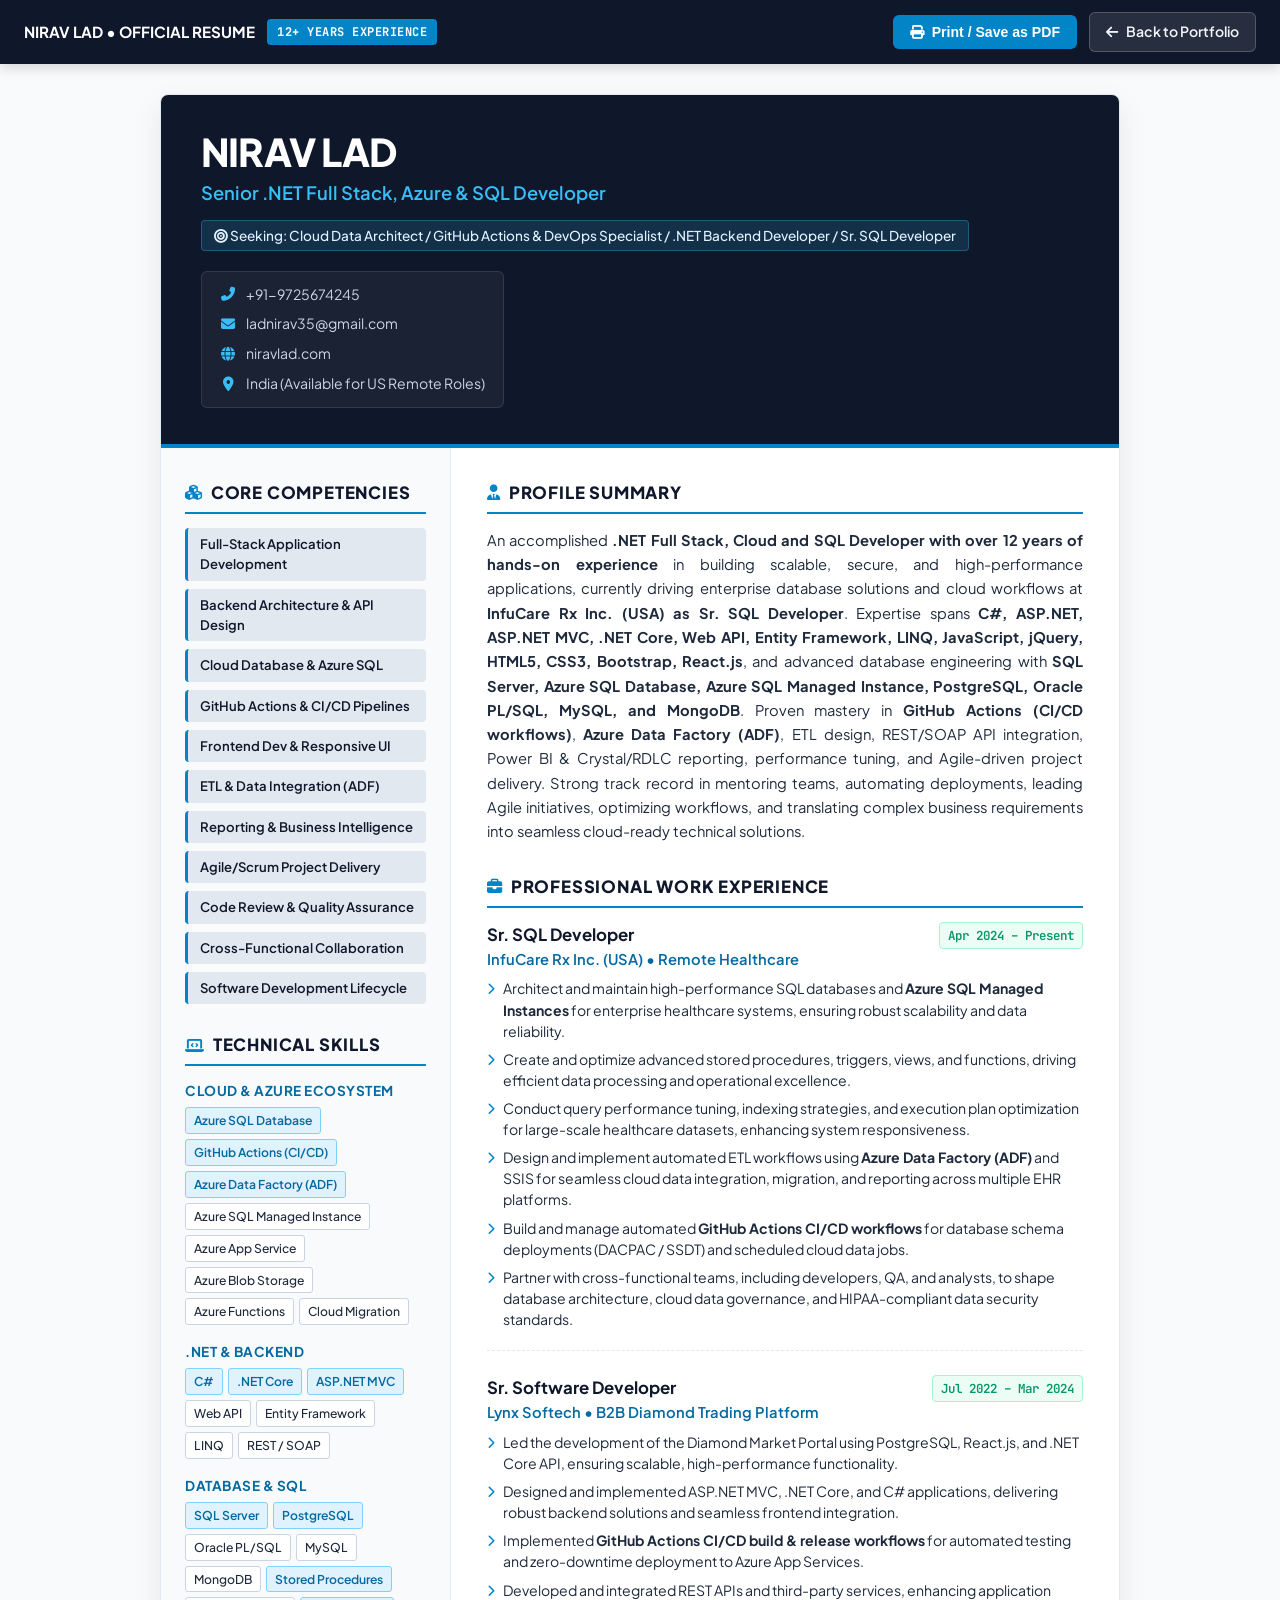
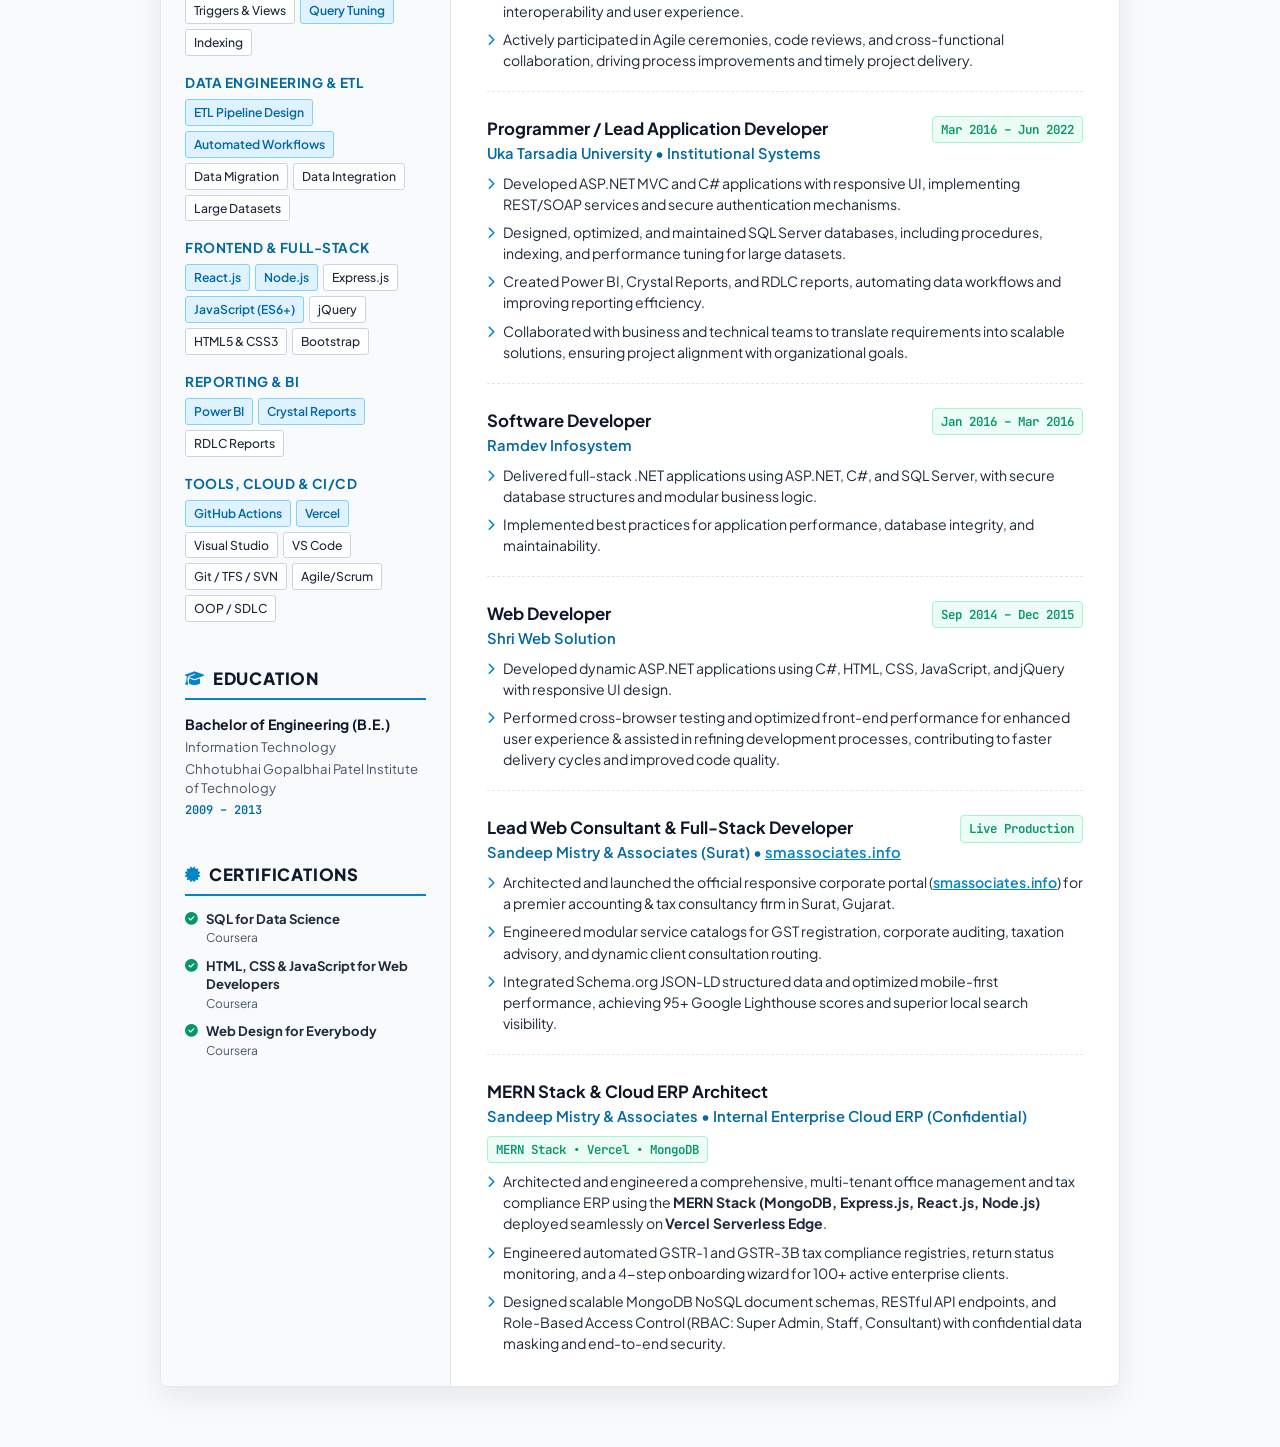
<file: resume.html>
<!DOCTYPE html>
<html lang="en">
<head>
  <meta charset="UTF-8">
  <meta name="viewport" content="width=device-width, initial-scale=1.0">
  <title>Nirav Lad - Executive Resume | Senior .NET & SQL Developer</title>
  <meta name="description" content="Resume of Nirav Lad - Accomplished .NET Full Stack and SQL Developer with 12+ years experience in C#, ASP.NET, .NET Core, SQL Server, PostgreSQL, React.js, ETL & Reporting.">
  <meta name="author" content="Nirav Lad">
  
  <!-- Fonts & Icons -->
  <link rel="stylesheet" href="https://cdnjs.cloudflare.com/ajax/libs/font-awesome/6.5.1/css/all.min.css">
  <link rel="preconnect" href="https://fonts.googleapis.com">
  <link rel="preconnect" href="https://fonts.gstatic.com" crossorigin>
  <link href="https://fonts.googleapis.com/css2?family=Plus+Jakarta+Sans:wght@300;400;500;600;700;800&family=JetBrains+Mono:wght@400;600&display=swap" rel="stylesheet">

  <style>
    /* ==========================================================================
       RESUME DEDICATED STYLESHEET
       ========================================================================== */
    :root {
      --primary: #0f172a;
      --accent: #0284c7;
      --accent-dark: #0369a1;
      --accent-emerald: #059669;
      --text: #1e293b;
      --text-muted: #475569;
      --text-light: #64748b;
      --bg: #f8fafc;
      --card-bg: #ffffff;
      --border: #e2e8f0;
      --font: 'Plus Jakarta Sans', -apple-system, BlinkMacSystemFont, 'Segoe UI', Roboto, sans-serif;
      --mono: 'JetBrains Mono', monospace;
    }

    * {
      box-sizing: border-box;
      margin: 0;
      padding: 0;
    }

    body {
      font-family: var(--font);
      background-color: var(--bg);
      color: var(--text);
      line-height: 1.55;
      font-size: 14px;
      -webkit-font-smoothing: antialiased;
      padding-bottom: 60px;
    }

    /* Top Action Bar (hidden on print) */
    .action-bar {
      position: sticky;
      top: 0;
      background: #0f172a;
      color: #fff;
      padding: 12px 24px;
      z-index: 100;
      box-shadow: 0 4px 12px rgba(0, 0, 0, 0.15);
      display: flex;
      align-items: center;
      justify-content: space-between;
      gap: 16px;
    }

    .action-left {
      display: flex;
      align-items: center;
      gap: 12px;
      font-weight: 700;
      font-size: 0.95rem;
    }

    .action-badge {
      background: var(--accent);
      padding: 4px 10px;
      border-radius: 4px;
      font-size: 0.75rem;
      font-family: var(--mono);
      letter-spacing: 0.5px;
    }

    .action-right {
      display: flex;
      align-items: center;
      gap: 12px;
    }

    .btn {
      display: inline-flex;
      align-items: center;
      gap: 8px;
      padding: 8px 16px;
      font-size: 0.88rem;
      font-weight: 600;
      border-radius: 6px;
      cursor: pointer;
      text-decoration: none;
      transition: all 0.2s ease;
      border: 1px solid transparent;
    }

    .btn-print {
      background: var(--accent);
      color: #ffffff;
    }

    .btn-print:hover {
      background: var(--accent-dark);
      transform: translateY(-1px);
    }

    .btn-back {
      background: rgba(255, 255, 255, 0.1);
      color: #f1f5f9;
      border-color: rgba(255, 255, 255, 0.2);
    }

    .btn-back:hover {
      background: rgba(255, 255, 255, 0.2);
      color: #fff;
    }

    /* Resume Document Wrapper */
    .resume-wrapper {
      max-width: 960px;
      margin: 30px auto 0;
      background: var(--card-bg);
      border-radius: 8px;
      box-shadow: 0 10px 30px rgba(0, 0, 0, 0.08);
      border: 1px solid var(--border);
      overflow: hidden;
    }

    /* Resume Header */
    .resume-header {
      background: #0f172a;
      color: #fff;
      padding: 36px 40px;
      border-bottom: 4px solid var(--accent);
    }

    .header-top-row {
      display: flex;
      justify-content: space-between;
      align-items: flex-start;
      gap: 20px;
      flex-wrap: wrap;
    }

    .candidate-name {
      font-size: 2.4rem;
      font-weight: 800;
      letter-spacing: -0.02em;
      line-height: 1.1;
      margin-bottom: 6px;
      color: #ffffff;
    }

    .candidate-title {
      font-size: 1.15rem;
      font-weight: 600;
      color: #38bdf8;
      margin-bottom: 12px;
    }

    .target-role-pill {
      display: inline-block;
      background: rgba(56, 189, 248, 0.15);
      border: 1px solid rgba(56, 189, 248, 0.3);
      color: #e0f2fe;
      font-size: 0.85rem;
      padding: 4px 12px;
      border-radius: 4px;
      font-weight: 500;
    }

    .contact-details-box {
      display: flex;
      flex-direction: column;
      gap: 8px;
      font-size: 0.88rem;
      color: #cbd5e1;
      background: rgba(255, 255, 255, 0.05);
      padding: 12px 18px;
      border-radius: 6px;
      border: 1px solid rgba(255, 255, 255, 0.1);
    }

    .contact-line {
      display: flex;
      align-items: center;
      gap: 10px;
    }

    .contact-line i {
      color: #38bdf8;
      width: 16px;
      text-align: center;
    }

    .contact-line a {
      color: inherit;
      text-decoration: none;
    }

    .contact-line a:hover {
      color: #38bdf8;
      text-decoration: underline;
    }

    /* Resume Body Grid (2 Columns: Left Sidebar & Right Main) */
    .resume-body {
      display: grid;
      grid-template-columns: 290px 1fr;
      min-height: 1000px;
    }

    /* Left Sidebar */
    .resume-sidebar {
      background: #f8fafc;
      border-right: 1px solid var(--border);
      padding: 32px 24px;
      display: flex;
      flex-direction: column;
      gap: 28px;
    }

    /* Main Content Column */
    .resume-main {
      padding: 32px 36px;
      display: flex;
      flex-direction: column;
      gap: 30px;
    }

    /* Section Headers */
    .section-title {
      font-size: 1.05rem;
      font-weight: 800;
      text-transform: uppercase;
      letter-spacing: 0.8px;
      color: var(--primary);
      margin-bottom: 14px;
      padding-bottom: 6px;
      border-bottom: 2px solid var(--accent);
      display: flex;
      align-items: center;
      gap: 8px;
    }

    .section-title i {
      color: var(--accent);
      font-size: 0.95rem;
    }

    /* Profile Summary */
    .summary-text {
      color: var(--text);
      font-size: 0.92rem;
      line-height: 1.65;
      text-align: justify;
    }

    /* Core Competencies Badges */
    .competencies-list {
      list-style: none;
      display: flex;
      flex-direction: column;
      gap: 8px;
    }

    .competency-tag {
      background: #e2e8f0;
      color: #0f172a;
      font-size: 0.82rem;
      font-weight: 600;
      padding: 6px 12px;
      border-radius: 4px;
      border-left: 3px solid var(--accent);
      display: flex;
      align-items: center;
      gap: 8px;
    }

    /* Sidebar Skills Categories */
    .skill-block {
      margin-bottom: 16px;
    }

    .skill-block-title {
      font-size: 0.85rem;
      font-weight: 700;
      color: var(--accent-dark);
      margin-bottom: 6px;
      text-transform: uppercase;
      letter-spacing: 0.5px;
    }

    .skill-pills {
      display: flex;
      flex-wrap: wrap;
      gap: 5px;
    }

    .skill-pill {
      font-size: 0.76rem;
      font-weight: 500;
      background: #ffffff;
      border: 1px solid #cbd5e1;
      padding: 3px 8px;
      border-radius: 3px;
      color: #1e293b;
    }

    .skill-pill.highlight {
      background: #e0f2fe;
      border-color: #7dd3fc;
      color: #0369a1;
      font-weight: 600;
    }

    /* Education & Certs in Sidebar */
    .edu-card {
      margin-bottom: 14px;
    }

    .edu-degree {
      font-weight: 700;
      font-size: 0.88rem;
      color: var(--primary);
      margin-bottom: 2px;
    }

    .edu-school {
      font-size: 0.82rem;
      color: var(--text-muted);
      line-height: 1.4;
      margin-bottom: 4px;
    }

    .edu-years {
      font-size: 0.75rem;
      font-family: var(--mono);
      color: var(--accent-dark);
      font-weight: 600;
    }

    .cert-item {
      display: flex;
      align-items: flex-start;
      gap: 8px;
      margin-bottom: 10px;
      font-size: 0.82rem;
      line-height: 1.4;
      color: var(--text);
    }

    .cert-item i {
      color: var(--accent-emerald);
      margin-top: 3px;
      font-size: 0.8rem;
    }

    /* Experience Timeline Entries */
    .experience-entry {
      margin-bottom: 24px;
      padding-bottom: 20px;
      border-bottom: 1px dashed var(--border);
    }

    .experience-entry:last-child {
      margin-bottom: 0;
      padding-bottom: 0;
      border-bottom: none;
    }

    .exp-header {
      display: flex;
      justify-content: space-between;
      align-items: flex-start;
      margin-bottom: 6px;
      flex-wrap: wrap;
      gap: 8px;
    }

    .exp-role {
      font-size: 1.05rem;
      font-weight: 700;
      color: var(--primary);
    }

    .exp-company {
      font-size: 0.92rem;
      font-weight: 600;
      color: var(--accent-dark);
    }

    .exp-period {
      font-family: var(--mono);
      font-size: 0.78rem;
      font-weight: 600;
      color: var(--accent-emerald);
      background: #ecfdf5;
      border: 1px solid #a7f3d0;
      padding: 3px 8px;
      border-radius: 4px;
      white-space: nowrap;
    }

    .exp-bullets {
      list-style: none;
      display: flex;
      flex-direction: column;
      gap: 7px;
      margin-top: 8px;
    }

    .exp-bullets li {
      display: flex;
      align-items: flex-start;
      gap: 8px;
      font-size: 0.88rem;
      color: var(--text);
      line-height: 1.5;
    }

    .exp-bullets li i {
      color: var(--accent);
      font-size: 0.75rem;
      margin-top: 5px;
      flex-shrink: 0;
    }

    /* Print Optimization Rules */
    @media print {
      body {
        background: #ffffff;
        padding-bottom: 0;
      }

      .action-bar {
        display: none !important;
      }

      .resume-wrapper {
        margin: 0;
        box-shadow: none;
        border: none;
        max-width: 100%;
        border-radius: 0;
      }

      .resume-header {
        background: #0f172a !important;
        -webkit-print-color-adjust: exact;
        print-color-adjust: exact;
        padding: 24px 30px;
      }

      .candidate-name {
        font-size: 2rem;
        color: #ffffff !important;
      }

      .candidate-title {
        color: #38bdf8 !important;
      }

      .resume-body {
        grid-template-columns: 260px 1fr;
      }

      .resume-sidebar {
        background: #f8fafc !important;
        -webkit-print-color-adjust: exact;
        print-color-adjust: exact;
        padding: 20px 18px;
        gap: 20px;
      }

      .resume-main {
        padding: 20px 24px;
        gap: 20px;
      }

      .experience-entry {
        page-break-inside: avoid;
        margin-bottom: 18px;
        padding-bottom: 14px;
      }

      .exp-period {
        background: #ecfdf5 !important;
        -webkit-print-color-adjust: exact;
        print-color-adjust: exact;
      }

      .competency-tag {
        background: #f1f5f9 !important;
        -webkit-print-color-adjust: exact;
        print-color-adjust: exact;
      }
    }

    @media (max-width: 768px) {
      .resume-body {
        grid-template-columns: 1fr;
      }
      .resume-sidebar {
        border-right: none;
        border-bottom: 1px solid var(--border);
      }
      .resume-header {
        padding: 24px 20px;
      }
      .resume-main {
        padding: 24px 20px;
      }
    }
  </style>
</head>
<body>

  <!-- Top Action Bar (Screen Only) -->
  <div class="action-bar">
    <div class="action-left">
      <span>NIRAV LAD &bull; OFFICIAL RESUME</span>
      <span class="action-badge">12+ YEARS EXPERIENCE</span>
    </div>

    <div class="action-right">
      <button class="btn btn-print" onclick="window.print();" id="btnPrintResume">
        <i class="fas fa-print"></i> Print / Save as PDF
      </button>
      <a href="index.html" class="btn btn-back">
        <i class="fas fa-arrow-left"></i> Back to Portfolio
      </a>
    </div>
  </div>

  <!-- Printable Resume Document -->
  <div class="resume-wrapper">

    <!-- Header Section -->
    <header class="resume-header">
      <div class="header-top-row">
        <div>
          <h1 class="candidate-name">NIRAV LAD</h1>
          <div class="candidate-title">Senior .NET Full Stack, Azure &amp; SQL Developer</div>
          <div class="target-role-pill">
            <i class="fas fa-bullseye"></i> Seeking: Cloud Data Architect / GitHub Actions &amp; DevOps Specialist / .NET Backend Developer / Sr. SQL Developer
          </div>
        </div>

        <div class="contact-details-box">
          <div class="contact-line">
            <i class="fas fa-phone-alt"></i>
            <span>+91-9725674245</span>
          </div>
          <div class="contact-line">
            <i class="fas fa-envelope"></i>
            <a href="mailto:ladnirav35@gmail.com">ladnirav35@gmail.com</a>
          </div>
          <div class="contact-line">
            <i class="fas fa-globe"></i>
            <a href="https://niravlad.com" target="_blank">niravlad.com</a>
          </div>
          <div class="contact-line">
            <i class="fas fa-map-marker-alt"></i>
            <span>India (Available for US Remote Roles)</span>
          </div>
        </div>
      </div>
    </header>

    <!-- 2-Column Body Layout -->
    <div class="resume-body">

      <!-- Left Column: Core Competencies, Skills, Education, Certifications -->
      <aside class="resume-sidebar">

        <!-- Core Competencies -->
        <div>
          <h2 class="section-title"><i class="fas fa-cubes"></i> Core Competencies</h2>
          <ul class="competencies-list">
            <li class="competency-tag">Full-Stack Application Development</li>
            <li class="competency-tag">Backend Architecture &amp; API Design</li>
            <li class="competency-tag">Cloud Database &amp; Azure SQL</li>
            <li class="competency-tag">GitHub Actions &amp; CI/CD Pipelines</li>
            <li class="competency-tag">Frontend Dev &amp; Responsive UI</li>
            <li class="competency-tag">ETL &amp; Data Integration (ADF)</li>
            <li class="competency-tag">Reporting &amp; Business Intelligence</li>
            <li class="competency-tag">Agile/Scrum Project Delivery</li>
            <li class="competency-tag">Code Review &amp; Quality Assurance</li>
            <li class="competency-tag">Cross-Functional Collaboration</li>
            <li class="competency-tag">Software Development Lifecycle</li>
          </ul>
        </div>

        <!-- Technical Skills Breakdown -->
        <div>
          <h2 class="section-title"><i class="fas fa-laptop-code"></i> Technical Skills</h2>

          <div class="skill-block">
            <div class="skill-block-title">Cloud &amp; Azure Ecosystem</div>
            <div class="skill-pills">
              <span class="skill-pill highlight">Azure SQL Database</span>
              <span class="skill-pill highlight">GitHub Actions (CI/CD)</span>
              <span class="skill-pill highlight">Azure Data Factory (ADF)</span>
              <span class="skill-pill">Azure SQL Managed Instance</span>
              <span class="skill-pill">Azure App Service</span>
              <span class="skill-pill">Azure Blob Storage</span>
              <span class="skill-pill">Azure Functions</span>
              <span class="skill-pill">Cloud Migration</span>
            </div>
          </div>

          <div class="skill-block">
            <div class="skill-block-title">.NET &amp; Backend</div>
            <div class="skill-pills">
              <span class="skill-pill highlight">C#</span>
              <span class="skill-pill highlight">.NET Core</span>
              <span class="skill-pill highlight">ASP.NET MVC</span>
              <span class="skill-pill">Web API</span>
              <span class="skill-pill">Entity Framework</span>
              <span class="skill-pill">LINQ</span>
              <span class="skill-pill">REST / SOAP</span>
            </div>
          </div>

          <div class="skill-block">
            <div class="skill-block-title">Database &amp; SQL</div>
            <div class="skill-pills">
              <span class="skill-pill highlight">SQL Server</span>
              <span class="skill-pill highlight">PostgreSQL</span>
              <span class="skill-pill">Oracle PL/SQL</span>
              <span class="skill-pill">MySQL</span>
              <span class="skill-pill">MongoDB</span>
              <span class="skill-pill highlight">Stored Procedures</span>
              <span class="skill-pill">Triggers &amp; Views</span>
              <span class="skill-pill highlight">Query Tuning</span>
              <span class="skill-pill">Indexing</span>
            </div>
          </div>

          <div class="skill-block">
            <div class="skill-block-title">Data Engineering &amp; ETL</div>
            <div class="skill-pills">
              <span class="skill-pill highlight">ETL Pipeline Design</span>
              <span class="skill-pill highlight">Automated Workflows</span>
              <span class="skill-pill">Data Migration</span>
              <span class="skill-pill">Data Integration</span>
              <span class="skill-pill">Large Datasets</span>
            </div>
          </div>

          <div class="skill-block">
            <div class="skill-block-title">Frontend &amp; Full-Stack</div>
            <div class="skill-pills">
              <span class="skill-pill highlight">React.js</span>
              <span class="skill-pill highlight">Node.js</span>
              <span class="skill-pill">Express.js</span>
              <span class="skill-pill highlight">JavaScript (ES6+)</span>
              <span class="skill-pill">jQuery</span>
              <span class="skill-pill">HTML5 &amp; CSS3</span>
              <span class="skill-pill">Bootstrap</span>
            </div>
          </div>

          <div class="skill-block">
            <div class="skill-block-title">Reporting &amp; BI</div>
            <div class="skill-pills">
              <span class="skill-pill highlight">Power BI</span>
              <span class="skill-pill highlight">Crystal Reports</span>
              <span class="skill-pill">RDLC Reports</span>
            </div>
          </div>

          <div class="skill-block">
            <div class="skill-block-title">Tools, Cloud &amp; CI/CD</div>
            <div class="skill-pills">
              <span class="skill-pill highlight">GitHub Actions</span>
              <span class="skill-pill highlight">Vercel</span>
              <span class="skill-pill">Visual Studio</span>
              <span class="skill-pill">VS Code</span>
              <span class="skill-pill">Git / TFS / SVN</span>
              <span class="skill-pill">Agile/Scrum</span>
              <span class="skill-pill">OOP / SDLC</span>
            </div>
          </div>
        </div>

        <!-- Academia & Education -->
        <div>
          <h2 class="section-title"><i class="fas fa-graduation-cap"></i> Education</h2>
          <div class="edu-card">
            <div class="edu-degree">Bachelor of Engineering (B.E.)</div>
            <div class="edu-school">Information Technology</div>
            <div class="edu-school">Chhotubhai Gopalbhai Patel Institute of Technology</div>
            <div class="edu-years">2009 &ndash; 2013</div>
          </div>
        </div>

        <!-- Certifications -->
        <div>
          <h2 class="section-title"><i class="fas fa-certificate"></i> Certifications</h2>
          
          <div class="cert-item">
            <i class="fas fa-check-circle"></i>
            <div>
              <strong>SQL for Data Science</strong><br>
              <span style="font-size:0.75rem; color:var(--text-muted);">Coursera</span>
            </div>
          </div>

          <div class="cert-item">
            <i class="fas fa-check-circle"></i>
            <div>
              <strong>HTML, CSS &amp; JavaScript for Web Developers</strong><br>
              <span style="font-size:0.75rem; color:var(--text-muted);">Coursera</span>
            </div>
          </div>

          <div class="cert-item">
            <i class="fas fa-check-circle"></i>
            <div>
              <strong>Web Design for Everybody</strong><br>
              <span style="font-size:0.75rem; color:var(--text-muted);">Coursera</span>
            </div>
          </div>
        </div>

      </aside>

      <!-- Right Column: Profile Summary & Work Experience -->
      <main class="resume-main">

        <!-- Profile Summary -->
        <section>
          <h2 class="section-title"><i class="fas fa-user-tie"></i> Profile Summary</h2>
          <p class="summary-text">
            An accomplished <strong>.NET Full Stack, Cloud and SQL Developer with over 12 years of hands-on experience</strong> in building scalable, secure, and high-performance applications, currently driving enterprise database solutions and cloud workflows at <strong>InfuCare Rx Inc. (USA) as Sr. SQL Developer</strong>. Expertise spans <strong>C#, ASP.NET, ASP.NET MVC, .NET Core, Web API, Entity Framework, LINQ, JavaScript, jQuery, HTML5, CSS3, Bootstrap, React.js</strong>, and advanced database engineering with <strong>SQL Server, Azure SQL Database, Azure SQL Managed Instance, PostgreSQL, Oracle PL/SQL, MySQL, and MongoDB</strong>. Proven mastery in <strong>GitHub Actions (CI/CD workflows)</strong>, <strong>Azure Data Factory (ADF)</strong>, ETL design, REST/SOAP API integration, Power BI &amp; Crystal/RDLC reporting, performance tuning, and Agile-driven project delivery. Strong track record in mentoring teams, automating deployments, leading Agile initiatives, optimizing workflows, and translating complex business requirements into seamless cloud-ready technical solutions.
          </p>
        </section>

        <!-- Work Experience -->
        <section>
          <h2 class="section-title"><i class="fas fa-briefcase"></i> Professional Work Experience</h2>

          <!-- Role 1: InfuCare Rx Inc. -->
          <article class="experience-entry">
            <div class="exp-header">
              <div>
                <div class="exp-role">Sr. SQL Developer</div>
                <div class="exp-company">InfuCare Rx Inc. (USA) &bull; Remote Healthcare</div>
              </div>
              <div class="exp-period">Apr 2024 &ndash; Present</div>
            </div>

            <ul class="exp-bullets">
              <li>
                <i class="fas fa-chevron-right"></i>
                <span>Architect and maintain high-performance SQL databases and <strong>Azure SQL Managed Instances</strong> for enterprise healthcare systems, ensuring robust scalability and data reliability.</span>
              </li>
              <li>
                <i class="fas fa-chevron-right"></i>
                <span>Create and optimize advanced stored procedures, triggers, views, and functions, driving efficient data processing and operational excellence.</span>
              </li>
              <li>
                <i class="fas fa-chevron-right"></i>
                <span>Conduct query performance tuning, indexing strategies, and execution plan optimization for large-scale healthcare datasets, enhancing system responsiveness.</span>
              </li>
              <li>
                <i class="fas fa-chevron-right"></i>
                <span>Design and implement automated ETL workflows using <strong>Azure Data Factory (ADF)</strong> and SSIS for seamless cloud data integration, migration, and reporting across multiple EHR platforms.</span>
              </li>
              <li>
                <i class="fas fa-chevron-right"></i>
                <span>Build and manage automated <strong>GitHub Actions CI/CD workflows</strong> for database schema deployments (DACPAC / SSDT) and scheduled cloud data jobs.</span>
              </li>
              <li>
                <i class="fas fa-chevron-right"></i>
                <span>Partner with cross-functional teams, including developers, QA, and analysts, to shape database architecture, cloud data governance, and HIPAA-compliant data security standards.</span>
              </li>
            </ul>
          </article>

          <!-- Role 2: Lynx Softech -->
          <article class="experience-entry">
            <div class="exp-header">
              <div>
                <div class="exp-role">Sr. Software Developer</div>
                <div class="exp-company">Lynx Softech &bull; B2B Diamond Trading Platform</div>
              </div>
              <div class="exp-period">Jul 2022 &ndash; Mar 2024</div>
            </div>

            <ul class="exp-bullets">
              <li>
                <i class="fas fa-chevron-right"></i>
                <span>Led the development of the Diamond Market Portal using PostgreSQL, React.js, and .NET Core API, ensuring scalable, high-performance functionality.</span>
              </li>
              <li>
                <i class="fas fa-chevron-right"></i>
                <span>Designed and implemented ASP.NET MVC, .NET Core, and C# applications, delivering robust backend solutions and seamless frontend integration.</span>
              </li>
              <li>
                <i class="fas fa-chevron-right"></i>
                <span>Implemented <strong>GitHub Actions CI/CD build &amp; release workflows</strong> for automated testing and zero-downtime deployment to Azure App Services.</span>
              </li>
              <li>
                <i class="fas fa-chevron-right"></i>
                <span>Developed and integrated REST APIs and third-party services, enhancing application interoperability and user experience.</span>
              </li>
              <li>
                <i class="fas fa-chevron-right"></i>
                <span>Actively participated in Agile ceremonies, code reviews, and cross-functional collaboration, driving process improvements and timely project delivery.</span>
              </li>
            </ul>
          </article>

          <!-- Role 3: Uka Tarsadia University -->
          <article class="experience-entry">
            <div class="exp-header">
              <div>
                <div class="exp-role">Programmer / Lead Application Developer</div>
                <div class="exp-company">Uka Tarsadia University &bull; Institutional Systems</div>
              </div>
              <div class="exp-period">Mar 2016 &ndash; Jun 2022</div>
            </div>

            <ul class="exp-bullets">
              <li>
                <i class="fas fa-chevron-right"></i>
                <span>Developed ASP.NET MVC and C# applications with responsive UI, implementing REST/SOAP services and secure authentication mechanisms.</span>
              </li>
              <li>
                <i class="fas fa-chevron-right"></i>
                <span>Designed, optimized, and maintained SQL Server databases, including procedures, indexing, and performance tuning for large datasets.</span>
              </li>
              <li>
                <i class="fas fa-chevron-right"></i>
                <span>Created Power BI, Crystal Reports, and RDLC reports, automating data workflows and improving reporting efficiency.</span>
              </li>
              <li>
                <i class="fas fa-chevron-right"></i>
                <span>Collaborated with business and technical teams to translate requirements into scalable solutions, ensuring project alignment with organizational goals.</span>
              </li>
            </ul>
          </article>

          <!-- Role 4: Ramdev Infosystem -->
          <article class="experience-entry">
            <div class="exp-header">
              <div>
                <div class="exp-role">Software Developer</div>
                <div class="exp-company">Ramdev Infosystem</div>
              </div>
              <div class="exp-period">Jan 2016 &ndash; Mar 2016</div>
            </div>

            <ul class="exp-bullets">
              <li>
                <i class="fas fa-chevron-right"></i>
                <span>Delivered full-stack .NET applications using ASP.NET, C#, and SQL Server, with secure database structures and modular business logic.</span>
              </li>
              <li>
                <i class="fas fa-chevron-right"></i>
                <span>Implemented best practices for application performance, database integrity, and maintainability.</span>
              </li>
            </ul>
          </article>

          <!-- Role 5: Shri Web Solution -->
          <article class="experience-entry">
            <div class="exp-header">
              <div>
                <div class="exp-role">Web Developer</div>
                <div class="exp-company">Shri Web Solution</div>
              </div>
              <div class="exp-period">Sep 2014 &ndash; Dec 2015</div>
            </div>

            <ul class="exp-bullets">
              <li>
                <i class="fas fa-chevron-right"></i>
                <span>Developed dynamic ASP.NET applications using C#, HTML, CSS, JavaScript, and jQuery with responsive UI design.</span>
              </li>
              <li>
                <i class="fas fa-chevron-right"></i>
                <span>Performed cross-browser testing and optimized front-end performance for enhanced user experience &amp; assisted in refining development processes, contributing to faster delivery cycles and improved code quality.</span>
              </li>
            </ul>
          </article>

          <!-- Featured Web & Client Deployment: Sandeep Mistry & Associates -->
          <article class="experience-entry">
            <div class="exp-header">
              <div>
                <div class="exp-role">Lead Web Consultant &amp; Full-Stack Developer</div>
                <div class="exp-company">
                  Sandeep Mistry &amp; Associates (Surat) &bull; 
                  <a href="https://smassociates.info/" target="_blank" rel="noopener noreferrer" style="color:var(--accent); text-decoration:underline;">smassociates.info</a>
                </div>
              </div>
              <div class="exp-period">Live Production</div>
            </div>

            <ul class="exp-bullets">
              <li>
                <i class="fas fa-chevron-right"></i>
                <span>Architected and launched the official responsive corporate portal (<a href="https://smassociates.info/" target="_blank" rel="noopener noreferrer" style="color:var(--accent); font-weight:600;">smassociates.info</a>) for a premier accounting &amp; tax consultancy firm in Surat, Gujarat.</span>
              </li>
              <li>
                <i class="fas fa-chevron-right"></i>
                <span>Engineered modular service catalogs for GST registration, corporate auditing, taxation advisory, and dynamic client consultation routing.</span>
              </li>
              <li>
                <i class="fas fa-chevron-right"></i>
                <span>Integrated Schema.org JSON-LD structured data and optimized mobile-first performance, achieving 95+ Google Lighthouse scores and superior local search visibility.</span>
              </li>
            </ul>
          </article>

          <!-- Enterprise ERP Deployment: SM Associates Office Cloud System -->
          <article class="experience-entry">
            <div class="exp-header">
              <div>
                <div class="exp-role">MERN Stack &amp; Cloud ERP Architect</div>
                <div class="exp-company">
                  Sandeep Mistry &amp; Associates &bull; Internal Enterprise Cloud ERP (Confidential)
                </div>
              </div>
              <div class="exp-period">MERN Stack &bull; Vercel &bull; MongoDB</div>
            </div>

            <ul class="exp-bullets">
              <li>
                <i class="fas fa-chevron-right"></i>
                <span>Architected and engineered a comprehensive, multi-tenant office management and tax compliance ERP using the <strong>MERN Stack (MongoDB, Express.js, React.js, Node.js)</strong> deployed seamlessly on <strong>Vercel Serverless Edge</strong>.</span>
              </li>
              <li>
                <i class="fas fa-chevron-right"></i>
                <span>Engineered automated GSTR-1 and GSTR-3B tax compliance registries, return status monitoring, and a 4-step onboarding wizard for 100+ active enterprise clients.</span>
              </li>
              <li>
                <i class="fas fa-chevron-right"></i>
                <span>Designed scalable MongoDB NoSQL document schemas, RESTful API endpoints, and Role-Based Access Control (RBAC: Super Admin, Staff, Consultant) with confidential data masking and end-to-end security.</span>
              </li>
            </ul>
          </article>

        </section>

      </main>

    </div>

  </div>

</body>
</html>
</file>
<file: style.css>
/* ==========================================================================
   NIRAV LAD - EXECUTIVE PORTFOLIO & RESUME STYLESHEET
   Domain: niravlad.com | Version: 2.0
   ========================================================================== */

@import url('https://fonts.googleapis.com/css2?family=Plus+Jakarta+Sans:wght@300;400;500;600;700;800&family=JetBrains+Mono:wght@400;500;600&display=swap');

:root {
  /* Core Color Palette - Slate & Cyan/Emerald Neon Accents */
  --bg-primary: #0a0f1d;
  --bg-secondary: #0f172a;
  --bg-tertiary: #1e293b;
  --bg-card: rgba(15, 23, 42, 0.75);
  --bg-card-hover: rgba(30, 41, 59, 0.85);
  --border-subtle: rgba(255, 255, 255, 0.08);
  --border-focus: rgba(56, 189, 248, 0.4);

  --text-main: #f8fafc;
  --text-muted: #94a3b8;
  --text-dim: #64748b;

  --accent-cyan: #06b6d4;
  --accent-blue: #3b82f6;
  --accent-emerald: #10b981;
  --accent-violet: #8b5cf6;
  --accent-amber: #f59e0b;

  --gradient-primary: linear-gradient(135deg, #06b6d4 0%, #3b82f6 50%, #8b5cf6 100%);
  --gradient-accent: linear-gradient(135deg, #10b981 0%, #06b6d4 100%);
  --gradient-glow: radial-gradient(circle at 50% 50%, rgba(6, 182, 212, 0.15), transparent 70%);
  --gradient-card: linear-gradient(145deg, rgba(30, 41, 59, 0.6) 0%, rgba(15, 23, 42, 0.8) 100%);

  --shadow-sm: 0 4px 6px -1px rgba(0, 0, 0, 0.3);
  --shadow-md: 0 10px 25px -5px rgba(0, 0, 0, 0.4), 0 8px 10px -6px rgba(0, 0, 0, 0.4);
  --shadow-lg: 0 20px 40px -15px rgba(0, 0, 0, 0.6);
  --shadow-glow: 0 0 25px rgba(6, 182, 212, 0.25);
  --shadow-emerald-glow: 0 0 25px rgba(16, 185, 129, 0.25);

  --font-sans: 'Plus Jakarta Sans', -apple-system, BlinkMacSystemFont, 'Segoe UI', Roboto, sans-serif;
  --font-mono: 'JetBrains Mono', monospace;

  --radius-sm: 8px;
  --radius-md: 12px;
  --radius-lg: 18px;
  --radius-full: 9999px;

  --transition-fast: 0.2s cubic-bezier(0.4, 0, 0.2, 1);
  --transition-normal: 0.3s cubic-bezier(0.4, 0, 0.2, 1);
  --transition-bounce: 0.5s cubic-bezier(0.34, 1.56, 0.64, 1);

  --nav-height: 80px;
}

/* Light Theme Variables */
[data-theme="light"] {
  --bg-primary: #f8fafc;
  --bg-secondary: #f1f5f9;
  --bg-tertiary: #e2e8f0;
  --bg-card: rgba(255, 255, 255, 0.85);
  --bg-card-hover: rgba(255, 255, 255, 0.98);
  --border-subtle: rgba(0, 0, 0, 0.08);
  --border-focus: rgba(6, 182, 212, 0.5);

  --text-main: #0f172a;
  --text-muted: #475569;
  --text-dim: #94a3b8;

  --gradient-glow: radial-gradient(circle at 50% 50%, rgba(6, 182, 212, 0.08), transparent 70%);
  --gradient-card: linear-gradient(145deg, rgba(255, 255, 255, 0.9) 0%, rgba(241, 245, 249, 0.9) 100%);

  --shadow-sm: 0 2px 4px rgba(0, 0, 0, 0.05);
  --shadow-md: 0 10px 20px -3px rgba(0, 0, 0, 0.08);
  --shadow-lg: 0 20px 30px -10px rgba(0, 0, 0, 0.12);
}

/* --------------------------------------------------------------------------
   Global Resets & Typography
   -------------------------------------------------------------------------- */
*, *::before, *::after {
  box-sizing: border-box;
  margin: 0;
  padding: 0;
}

html {
  scroll-behavior: smooth;
  font-size: 16px;
  -webkit-font-smoothing: antialiased;
}

body {
  font-family: var(--font-sans);
  background-color: var(--bg-primary);
  color: var(--text-main);
  line-height: 1.65;
  overflow-x: hidden;
  transition: background-color var(--transition-normal), color var(--transition-normal);
  background-image: 
    radial-gradient(at 10% 15%, rgba(6, 182, 212, 0.07) 0px, transparent 50%),
    radial-gradient(at 90% 85%, rgba(139, 92, 246, 0.06) 0px, transparent 50%),
    radial-gradient(at 50% 50%, rgba(16, 185, 129, 0.04) 0px, transparent 50%);
  background-attachment: fixed;
}

/* Selection */
::selection {
  background-color: rgba(6, 182, 212, 0.3);
  color: #fff;
}

a {
  color: inherit;
  text-decoration: none;
}

button {
  font-family: inherit;
  cursor: pointer;
  border: none;
  background: none;
}

img {
  max-width: 100%;
  display: block;
}

/* Container */
.container {
  width: 100%;
  max-width: 1240px;
  margin: 0 auto;
  padding: 0 24px;
}

/* Section Common */
.section {
  padding: 100px 0;
  position: relative;
}

.section-header {
  text-align: center;
  max-width: 760px;
  margin: 0 auto 60px;
}

.section-tag {
  display: inline-flex;
  align-items: center;
  gap: 8px;
  font-family: var(--font-mono);
  font-size: 0.85rem;
  font-weight: 600;
  color: var(--accent-cyan);
  background: rgba(6, 182, 212, 0.1);
  border: 1px solid rgba(6, 182, 212, 0.25);
  padding: 6px 14px;
  border-radius: var(--radius-full);
  margin-bottom: 16px;
  text-transform: uppercase;
  letter-spacing: 1px;
}

.section-title {
  font-size: 2.5rem;
  font-weight: 800;
  line-height: 1.2;
  letter-spacing: -0.02em;
  margin-bottom: 16px;
}

.section-subtitle {
  font-size: 1.1rem;
  color: var(--text-muted);
  font-weight: 400;
}

.gradient-text {
  background: var(--gradient-primary);
  -webkit-background-clip: text;
  -webkit-text-fill-color: transparent;
  display: inline-block;
}

.gradient-text-emerald {
  background: var(--gradient-accent);
  -webkit-background-clip: text;
  -webkit-text-fill-color: transparent;
  display: inline-block;
}

/* --------------------------------------------------------------------------
   Header & Navigation
   -------------------------------------------------------------------------- */
.header {
  position: fixed;
  top: 0;
  left: 0;
  right: 0;
  height: var(--nav-height);
  z-index: 1000;
  transition: all var(--transition-normal);
  background: rgba(10, 15, 29, 0.7);
  backdrop-filter: blur(14px);
  -webkit-backdrop-filter: blur(14px);
  border-bottom: 1px solid transparent;
}

.header.scrolled {
  background: rgba(10, 15, 29, 0.92);
  border-bottom: 1px solid var(--border-subtle);
  box-shadow: var(--shadow-md);
  height: 70px;
}

[data-theme="light"] .header {
  background: rgba(248, 250, 252, 0.8);
}
[data-theme="light"] .header.scrolled {
  background: rgba(248, 250, 252, 0.95);
}

.header-container {
  display: flex;
  align-items: center;
  justify-content: space-between;
  height: 100%;
}

.logo {
  display: flex;
  align-items: center;
  gap: 12px;
  font-weight: 800;
  font-size: 1.35rem;
  letter-spacing: -0.02em;
}

.logo-badge {
  width: 40px;
  height: 40px;
  background: var(--gradient-primary);
  border-radius: var(--radius-md);
  display: flex;
  align-items: center;
  justify-content: center;
  color: #fff;
  font-weight: 800;
  font-size: 1.1rem;
  box-shadow: 0 0 15px rgba(6, 182, 212, 0.4);
}

.logo-text {
  display: flex;
  flex-direction: column;
}

.logo-text span:first-child {
  line-height: 1.1;
  color: var(--text-main);
}

.logo-text span:last-child {
  font-size: 0.75rem;
  color: var(--accent-cyan);
  font-family: var(--font-mono);
  font-weight: 500;
  letter-spacing: 0.5px;
}

.nav {
  display: flex;
  align-items: center;
  gap: 32px;
}

.nav-links {
  display: flex;
  align-items: center;
  gap: 28px;
  list-style: none;
}

.nav-link {
  font-size: 0.92rem;
  font-weight: 600;
  color: var(--text-muted);
  transition: color var(--transition-fast);
  position: relative;
  padding: 6px 0;
}

.nav-link:hover,
.nav-link.active {
  color: var(--text-main);
}

.nav-link::after {
  content: '';
  position: absolute;
  bottom: 0;
  left: 0;
  width: 0;
  height: 2px;
  background: var(--accent-cyan);
  transition: width var(--transition-fast);
  border-radius: var(--radius-full);
}

.nav-link:hover::after,
.nav-link.active::after {
  width: 100%;
}

.header-actions {
  display: flex;
  align-items: center;
  gap: 16px;
}

.theme-toggle-btn {
  width: 42px;
  height: 42px;
  border-radius: var(--radius-md);
  background: var(--bg-card);
  border: 1px solid var(--border-subtle);
  color: var(--text-muted);
  display: flex;
  align-items: center;
  justify-content: center;
  font-size: 1.1rem;
  transition: all var(--transition-fast);
}

.theme-toggle-btn:hover {
  color: var(--accent-cyan);
  border-color: var(--accent-cyan);
  background: var(--bg-card-hover);
}

.mobile-toggle {
  display: none;
  font-size: 1.5rem;
  color: var(--text-main);
  padding: 8px;
}

/* --------------------------------------------------------------------------
   Buttons & Badges
   -------------------------------------------------------------------------- */
.btn {
  display: inline-flex;
  align-items: center;
  justify-content: center;
  gap: 10px;
  padding: 12px 24px;
  font-size: 0.95rem;
  font-weight: 600;
  border-radius: var(--radius-md);
  transition: all var(--transition-normal);
  text-decoration: none;
  cursor: pointer;
  white-space: nowrap;
}

.btn-primary {
  background: var(--gradient-primary);
  color: #ffffff;
  box-shadow: 0 4px 15px rgba(6, 182, 212, 0.3);
  border: 1px solid rgba(255, 255, 255, 0.15);
}

.btn-primary:hover {
  transform: translateY(-2px);
  box-shadow: 0 8px 25px rgba(6, 182, 212, 0.45);
}

.btn-secondary {
  background: var(--bg-card);
  color: var(--text-main);
  border: 1px solid var(--border-subtle);
  backdrop-filter: blur(8px);
}

.btn-secondary:hover {
  background: var(--bg-card-hover);
  border-color: var(--accent-cyan);
  color: var(--accent-cyan);
  transform: translateY(-2px);
}

.btn-emerald {
  background: var(--gradient-accent);
  color: #042f2e;
  font-weight: 700;
  box-shadow: 0 4px 15px rgba(16, 185, 129, 0.3);
}

.btn-emerald:hover {
  transform: translateY(-2px);
  box-shadow: 0 8px 25px rgba(16, 185, 129, 0.45);
}

.btn-sm {
  padding: 8px 16px;
  font-size: 0.85rem;
}

.btn-icon {
  width: 44px;
  height: 44px;
  padding: 0;
  border-radius: var(--radius-md);
}

/* --------------------------------------------------------------------------
   Hero Section
   -------------------------------------------------------------------------- */
.hero {
  min-height: 100vh;
  padding-top: calc(var(--nav-height) + 40px);
  padding-bottom: 60px;
  display: flex;
  align-items: center;
  position: relative;
  overflow: hidden;
}

.hero-glow-bg {
  position: absolute;
  top: 20%;
  left: 50%;
  transform: translate(-50%, -50%);
  width: 650px;
  height: 650px;
  background: var(--gradient-glow);
  filter: blur(80px);
  z-index: 0;
  pointer-events: none;
}

.hero-grid {
  display: grid;
  grid-template-columns: 1.15fr 0.85fr;
  gap: 60px;
  align-items: center;
  position: relative;
  z-index: 1;
}

.hero-status-pill {
  display: inline-flex;
  align-items: center;
  gap: 10px;
  background: rgba(16, 185, 129, 0.1);
  border: 1px solid rgba(16, 185, 129, 0.3);
  padding: 6px 16px;
  border-radius: var(--radius-full);
  font-size: 0.85rem;
  font-weight: 600;
  color: var(--accent-emerald);
  margin-bottom: 24px;
}

.status-dot {
  width: 8px;
  height: 8px;
  background-color: var(--accent-emerald);
  border-radius: 50%;
  position: relative;
}

.status-dot::after {
  content: '';
  position: absolute;
  top: -3px;
  left: -3px;
  width: 14px;
  height: 14px;
  background-color: var(--accent-emerald);
  border-radius: 50%;
  opacity: 0.6;
  animation: pulse 2s infinite ease-out;
}

@keyframes pulse {
  0% { transform: scale(0.8); opacity: 0.8; }
  100% { transform: scale(2.2); opacity: 0; }
}

.hero-title {
  font-size: 3.5rem;
  font-weight: 800;
  line-height: 1.1;
  letter-spacing: -0.03em;
  margin-bottom: 20px;
}

.hero-subtitle {
  font-size: 1.35rem;
  font-weight: 600;
  color: var(--accent-cyan);
  margin-bottom: 20px;
  display: flex;
  align-items: center;
  gap: 12px;
  flex-wrap: wrap;
}

.hero-description {
  font-size: 1.1rem;
  color: var(--text-muted);
  margin-bottom: 32px;
  line-height: 1.7;
}

.hero-highlight-tag {
  color: var(--text-main);
  font-weight: 600;
  background: rgba(255, 255, 255, 0.06);
  padding: 2px 8px;
  border-radius: 4px;
  border-bottom: 1px solid var(--accent-cyan);
}

.hero-cta-group {
  display: flex;
  align-items: center;
  gap: 16px;
  flex-wrap: wrap;
  margin-bottom: 36px;
}

.hero-quick-meta {
  display: flex;
  align-items: center;
  gap: 24px;
  flex-wrap: wrap;
  padding-top: 24px;
  border-top: 1px solid var(--border-subtle);
}

.quick-meta-item {
  display: flex;
  align-items: center;
  gap: 8px;
  font-size: 0.9rem;
  color: var(--text-muted);
}

.quick-meta-item i {
  color: var(--accent-cyan);
}

/* Hero Right Side - Interactive Tech Terminal Card */
.hero-visual-card {
  position: relative;
}

.hero-card-glow {
  position: absolute;
  inset: -15px;
  background: var(--gradient-primary);
  opacity: 0.15;
  filter: blur(25px);
  border-radius: var(--radius-lg);
  z-index: 0;
}

.tech-terminal {
  position: relative;
  z-index: 1;
  background: var(--bg-card);
  border: 1px solid var(--border-subtle);
  border-radius: var(--radius-lg);
  overflow: hidden;
  box-shadow: var(--shadow-lg);
  backdrop-filter: blur(16px);
}

.terminal-header {
  background: rgba(0, 0, 0, 0.25);
  padding: 14px 18px;
  display: flex;
  align-items: center;
  justify-content: space-between;
  border-bottom: 1px solid var(--border-subtle);
}

.terminal-dots {
  display: flex;
  align-items: center;
  gap: 8px;
}

.terminal-dot {
  width: 11px;
  height: 11px;
  border-radius: 50%;
}

.terminal-dot.red { background: #ef4444; }
.terminal-dot.yellow { background: #f59e0b; }
.terminal-dot.green { background: #10b981; }

.terminal-title {
  font-family: var(--font-mono);
  font-size: 0.78rem;
  color: var(--text-dim);
}

.terminal-body {
  padding: 24px;
  font-family: var(--font-mono);
  font-size: 0.88rem;
  line-height: 1.8;
}

.terminal-line {
  margin-bottom: 12px;
}

.terminal-line:last-child {
  margin-bottom: 0;
}

.cmd-prompt {
  color: var(--accent-emerald);
}

.cmd-command {
  color: var(--text-main);
  font-weight: 600;
}

.terminal-output {
  color: var(--text-muted);
  padding-left: 14px;
  border-left: 2px solid var(--border-subtle);
  margin-top: 6px;
}

.accent-val {
  color: var(--accent-cyan);
  font-weight: 600;
}

.accent-keyword {
  color: var(--accent-violet);
  font-weight: 600;
}

.accent-str {
  color: #38bdf8;
}

.accent-num {
  color: var(--accent-amber);
}

/* Floating Tech Pills */
.floating-badge {
  position: absolute;
  padding: 10px 18px;
  border-radius: var(--radius-md);
  background: rgba(15, 23, 42, 0.9);
  border: 1px solid var(--border-subtle);
  backdrop-filter: blur(12px);
  box-shadow: var(--shadow-md);
  display: flex;
  align-items: center;
  gap: 12px;
  font-size: 0.85rem;
  font-weight: 700;
  z-index: 2;
  animation: float 4s ease-in-out infinite;
}

.floating-badge i {
  font-size: 1.2rem;
}

.floating-badge-1 {
  top: -18px;
  right: 20px;
  border-color: rgba(6, 182, 212, 0.3);
  color: var(--accent-cyan);
  animation-delay: 0s;
}

.floating-badge-2 {
  bottom: -20px;
  left: 20px;
  border-color: rgba(16, 185, 129, 0.3);
  color: var(--accent-emerald);
  animation-delay: 2s;
}

@keyframes float {
  0%, 100% { transform: translateY(0); }
  50% { transform: translateY(-10px); }
}

/* --------------------------------------------------------------------------
   Metrics Counter Strip
   -------------------------------------------------------------------------- */
.metrics-strip {
  padding: 40px 0;
  background: var(--bg-secondary);
  border-top: 1px solid var(--border-subtle);
  border-bottom: 1px solid var(--border-subtle);
  position: relative;
}

.metrics-grid {
  display: grid;
  grid-template-columns: repeat(4, 1fr);
  gap: 24px;
}

.metric-card {
  display: flex;
  align-items: center;
  gap: 18px;
  padding: 16px 20px;
  border-radius: var(--radius-md);
  background: var(--bg-card);
  border: 1px solid var(--border-subtle);
  transition: transform var(--transition-fast), border-color var(--transition-fast);
}

.metric-card:hover {
  transform: translateY(-3px);
  border-color: var(--border-focus);
}

.metric-icon-box {
  width: 52px;
  height: 52px;
  border-radius: var(--radius-md);
  background: rgba(6, 182, 212, 0.1);
  display: flex;
  align-items: center;
  justify-content: center;
  font-size: 1.4rem;
  color: var(--accent-cyan);
  flex-shrink: 0;
}

.metric-icon-box.emerald {
  background: rgba(16, 185, 129, 0.1);
  color: var(--accent-emerald);
}

.metric-icon-box.violet {
  background: rgba(139, 92, 246, 0.1);
  color: var(--accent-violet);
}

.metric-icon-box.amber {
  background: rgba(245, 158, 11, 0.1);
  color: var(--accent-amber);
}

.metric-details {
  display: flex;
  flex-direction: column;
}

.metric-number {
  font-size: 2rem;
  font-weight: 800;
  line-height: 1.1;
  color: var(--text-main);
  font-family: var(--font-mono);
}

.metric-label {
  font-size: 0.85rem;
  color: var(--text-muted);
  font-weight: 500;
}

/* --------------------------------------------------------------------------
   About & Core Competencies Section
   -------------------------------------------------------------------------- */
.about-grid {
  display: grid;
  grid-template-columns: 1.1fr 0.9fr;
  gap: 50px;
  align-items: flex-start;
}

.about-narrative {
  display: flex;
  flex-direction: column;
  gap: 20px;
}

.lead-paragraph {
  font-size: 1.15rem;
  font-weight: 500;
  line-height: 1.7;
  color: var(--text-main);
}

.about-text {
  font-size: 1rem;
  line-height: 1.75;
  color: var(--text-muted);
}

.about-highlights-list {
  list-style: none;
  display: flex;
  flex-direction: column;
  gap: 14px;
  margin: 16px 0;
}

.about-highlight-item {
  display: flex;
  align-items: flex-start;
  gap: 12px;
  font-size: 0.95rem;
  color: var(--text-main);
}

.about-highlight-item i {
  color: var(--accent-cyan);
  margin-top: 4px;
  font-size: 1rem;
}

.competencies-card {
  background: var(--bg-card);
  border: 1px solid var(--border-subtle);
  border-radius: var(--radius-lg);
  padding: 32px;
  box-shadow: var(--shadow-md);
  position: relative;
  overflow: hidden;
}

.competencies-card::before {
  content: '';
  position: absolute;
  top: 0;
  left: 0;
  right: 0;
  height: 4px;
  background: var(--gradient-primary);
}

.competencies-card-title {
  font-size: 1.3rem;
  font-weight: 700;
  margin-bottom: 24px;
  display: flex;
  align-items: center;
  gap: 10px;
}

.competencies-grid {
  display: grid;
  grid-template-columns: repeat(2, 1fr);
  gap: 16px;
}

.competency-item {
  background: var(--bg-tertiary);
  border: 1px solid var(--border-subtle);
  padding: 14px 16px;
  border-radius: var(--radius-md);
  display: flex;
  align-items: center;
  gap: 12px;
  font-size: 0.9rem;
  font-weight: 600;
  color: var(--text-main);
  transition: all var(--transition-fast);
}

.competency-item:hover {
  border-color: var(--accent-cyan);
  transform: translateY(-2px);
  background: var(--bg-card-hover);
}

.competency-icon {
  width: 32px;
  height: 32px;
  border-radius: var(--radius-sm);
  background: rgba(6, 182, 212, 0.15);
  color: var(--accent-cyan);
  display: flex;
  align-items: center;
  justify-content: center;
  font-size: 0.95rem;
  flex-shrink: 0;
}

/* --------------------------------------------------------------------------
   Skills Matrix Section
   -------------------------------------------------------------------------- */
.skills-tabs-nav {
  display: flex;
  align-items: center;
  justify-content: center;
  gap: 12px;
  margin-bottom: 40px;
  flex-wrap: wrap;
}

.skill-tab-btn {
  padding: 10px 20px;
  border-radius: var(--radius-full);
  font-size: 0.9rem;
  font-weight: 600;
  color: var(--text-muted);
  background: var(--bg-card);
  border: 1px solid var(--border-subtle);
  transition: all var(--transition-fast);
  display: flex;
  align-items: center;
  gap: 8px;
}

.skill-tab-btn:hover {
  color: var(--text-main);
  border-color: var(--border-focus);
}

.skill-tab-btn.active {
  background: var(--accent-cyan);
  color: #042f2e;
  border-color: var(--accent-cyan);
  box-shadow: 0 4px 15px rgba(6, 182, 212, 0.3);
}

.skills-container {
  display: grid;
  grid-template-columns: repeat(3, 1fr);
  gap: 28px;
}

.skill-category-card {
  background: var(--bg-card);
  border: 1px solid var(--border-subtle);
  border-radius: var(--radius-lg);
  padding: 28px;
  transition: transform var(--transition-fast), border-color var(--transition-fast), box-shadow var(--transition-fast);
  display: flex;
  flex-direction: column;
}

.skill-category-card:hover {
  transform: translateY(-4px);
  border-color: var(--border-focus);
  box-shadow: var(--shadow-md);
}

.category-card-header {
  display: flex;
  align-items: center;
  gap: 16px;
  margin-bottom: 20px;
  padding-bottom: 16px;
  border-bottom: 1px solid var(--border-subtle);
}

.category-icon {
  width: 44px;
  height: 44px;
  border-radius: var(--radius-md);
  background: rgba(6, 182, 212, 0.12);
  color: var(--accent-cyan);
  display: flex;
  align-items: center;
  justify-content: center;
  font-size: 1.25rem;
  flex-shrink: 0;
}

.category-title {
  font-size: 1.15rem;
  font-weight: 700;
  color: var(--text-main);
}

.category-subtitle {
  font-size: 0.8rem;
  color: var(--text-dim);
  font-family: var(--font-mono);
}

.skill-tags-group {
  display: flex;
  flex-wrap: wrap;
  gap: 8px;
  margin-bottom: 18px;
}

.skill-tag {
  font-size: 0.82rem;
  font-weight: 600;
  padding: 5px 12px;
  border-radius: var(--radius-sm);
  background: var(--bg-tertiary);
  color: var(--text-main);
  border: 1px solid var(--border-subtle);
  transition: all var(--transition-fast);
}

.skill-tag:hover {
  border-color: var(--accent-cyan);
  color: var(--accent-cyan);
}

.skill-tag.highlight {
  background: rgba(6, 182, 212, 0.15);
  color: var(--accent-cyan);
  border-color: rgba(6, 182, 212, 0.3);
}

.skill-category-summary {
  font-size: 0.88rem;
  color: var(--text-muted);
  line-height: 1.6;
  margin-top: auto;
  padding-top: 12px;
  border-top: 1px dashed var(--border-subtle);
}

/* --------------------------------------------------------------------------
   Work Experience Section
   -------------------------------------------------------------------------- */
.experience-timeline {
  position: relative;
  max-width: 1000px;
  margin: 0 auto;
}

.experience-timeline::before {
  content: '';
  position: absolute;
  top: 0;
  bottom: 0;
  left: 20px;
  width: 2px;
  background: linear-gradient(to bottom, var(--accent-cyan), var(--accent-violet), var(--accent-emerald));
  border-radius: var(--radius-full);
}

.timeline-item {
  position: relative;
  padding-left: 60px;
  margin-bottom: 50px;
}

.timeline-item:last-child {
  margin-bottom: 0;
}

.timeline-node {
  position: absolute;
  left: 11px;
  top: 8px;
  width: 20px;
  height: 20px;
  border-radius: 50%;
  background: var(--bg-primary);
  border: 4px solid var(--accent-cyan);
  box-shadow: 0 0 10px var(--accent-cyan);
  z-index: 2;
  transition: transform var(--transition-fast);
}

.timeline-item:hover .timeline-node {
  transform: scale(1.3);
  background: var(--accent-cyan);
}

.timeline-card {
  background: var(--bg-card);
  border: 1px solid var(--border-subtle);
  border-radius: var(--radius-lg);
  padding: 32px;
  box-shadow: var(--shadow-md);
  transition: all var(--transition-normal);
  position: relative;
  overflow: hidden;
}

.timeline-card:hover {
  border-color: var(--border-focus);
  box-shadow: var(--shadow-glow);
  transform: translateY(-3px);
}

.timeline-card-header {
  display: flex;
  justify-content: space-between;
  align-items: flex-start;
  margin-bottom: 16px;
  flex-wrap: wrap;
  gap: 12px;
}

.timeline-role-info {
  display: flex;
  flex-direction: column;
  gap: 4px;
}

.timeline-role-title {
  font-size: 1.35rem;
  font-weight: 700;
  color: var(--text-main);
}

.timeline-company {
  font-size: 1.05rem;
  font-weight: 600;
  color: var(--accent-cyan);
  display: flex;
  align-items: center;
  gap: 8px;
}

.timeline-badge-location {
  font-size: 0.8rem;
  font-family: var(--font-mono);
  color: var(--text-muted);
  background: var(--bg-tertiary);
  padding: 2px 8px;
  border-radius: var(--radius-sm);
  border: 1px solid var(--border-subtle);
}

.timeline-period-badge {
  font-family: var(--font-mono);
  font-size: 0.85rem;
  font-weight: 600;
  color: var(--accent-emerald);
  background: rgba(16, 185, 129, 0.1);
  border: 1px solid rgba(16, 185, 129, 0.3);
  padding: 6px 14px;
  border-radius: var(--radius-full);
  display: inline-flex;
  align-items: center;
  gap: 6px;
}

.timeline-period-badge.current {
  box-shadow: 0 0 12px rgba(16, 185, 129, 0.3);
}

.timeline-responsibilities {
  list-style: none;
  display: flex;
  flex-direction: column;
  gap: 12px;
  margin-bottom: 24px;
}

.timeline-responsibilities li {
  display: flex;
  align-items: flex-start;
  gap: 12px;
  font-size: 0.95rem;
  line-height: 1.65;
  color: var(--text-muted);
}

.timeline-responsibilities li i {
  color: var(--accent-cyan);
  font-size: 0.85rem;
  margin-top: 6px;
  flex-shrink: 0;
}

.timeline-responsibilities li strong {
  color: var(--text-main);
}

.timeline-tech-stack {
  display: flex;
  align-items: center;
  gap: 8px;
  flex-wrap: wrap;
  padding-top: 16px;
  border-top: 1px solid var(--border-subtle);
}

.stack-label {
  font-size: 0.8rem;
  font-family: var(--font-mono);
  color: var(--text-dim);
  text-transform: uppercase;
}

/* --------------------------------------------------------------------------
   Project Portfolio Showcase Section
   -------------------------------------------------------------------------- */
.portfolio-filter-nav {
  display: flex;
  justify-content: center;
  align-items: center;
  gap: 12px;
  margin-bottom: 40px;
  flex-wrap: wrap;
}

.filter-btn {
  padding: 9px 20px;
  border-radius: var(--radius-full);
  font-size: 0.9rem;
  font-weight: 600;
  color: var(--text-muted);
  background: var(--bg-card);
  border: 1px solid var(--border-subtle);
  transition: all var(--transition-fast);
}

.filter-btn:hover {
  color: var(--text-main);
  border-color: var(--accent-cyan);
}

.filter-btn.active {
  background: var(--accent-cyan);
  color: #042f2e;
  border-color: var(--accent-cyan);
  box-shadow: 0 4px 15px rgba(6, 182, 212, 0.3);
}

.projects-grid {
  display: grid;
  grid-template-columns: repeat(3, 1fr);
  gap: 30px;
}

.project-card {
  background: var(--bg-card);
  border: 1px solid var(--border-subtle);
  border-radius: var(--radius-lg);
  overflow: hidden;
  box-shadow: var(--shadow-md);
  transition: all var(--transition-normal);
  display: flex;
  flex-direction: column;
  position: relative;
}

.project-card:hover {
  transform: translateY(-6px);
  border-color: var(--border-focus);
  box-shadow: var(--shadow-lg), var(--shadow-glow);
}

.project-header-visual {
  height: 180px;
  position: relative;
  background: linear-gradient(135deg, #0f172a 0%, #1e293b 100%);
  display: flex;
  align-items: center;
  justify-content: center;
  padding: 24px;
  border-bottom: 1px solid var(--border-subtle);
  overflow: hidden;
}

.project-pattern-overlay {
  position: absolute;
  inset: 0;
  opacity: 0.15;
  background-image: radial-gradient(rgba(255, 255, 255, 0.3) 1px, transparent 1px);
  background-size: 16px 16px;
}

.project-type-icon {
  font-size: 3.5rem;
  color: var(--accent-cyan);
  opacity: 0.9;
  transition: transform var(--transition-bounce);
  position: relative;
  z-index: 1;
}

.project-card:hover .project-type-icon {
  transform: scale(1.15) rotate(5deg);
}

.project-badge-corner {
  position: absolute;
  top: 14px;
  right: 14px;
  font-family: var(--font-mono);
  font-size: 0.75rem;
  font-weight: 600;
  padding: 4px 10px;
  border-radius: var(--radius-sm);
  background: rgba(0, 0, 0, 0.65);
  border: 1px solid var(--border-subtle);
  color: var(--accent-cyan);
  backdrop-filter: blur(8px);
  z-index: 2;
}

.project-body {
  padding: 26px;
  display: flex;
  flex-direction: column;
  flex-grow: 1;
}

.project-client-meta {
  font-size: 0.82rem;
  font-family: var(--font-mono);
  color: var(--accent-emerald);
  margin-bottom: 8px;
  font-weight: 600;
  text-transform: uppercase;
}

.project-title {
  font-size: 1.25rem;
  font-weight: 700;
  color: var(--text-main);
  margin-bottom: 12px;
  line-height: 1.35;
}

.project-excerpt {
  font-size: 0.92rem;
  color: var(--text-muted);
  line-height: 1.6;
  margin-bottom: 20px;
}

.project-metrics-highlight {
  background: var(--bg-tertiary);
  border-left: 3px solid var(--accent-cyan);
  padding: 10px 14px;
  border-radius: 0 var(--radius-sm) var(--radius-sm) 0;
  margin-bottom: 20px;
  font-size: 0.85rem;
  color: var(--text-main);
}

.project-metrics-highlight span {
  font-weight: 700;
  color: var(--accent-cyan);
}

.project-tags {
  display: flex;
  flex-wrap: wrap;
  gap: 6px;
  margin-bottom: 24px;
  margin-top: auto;
}

.project-tag-item {
  font-size: 0.75rem;
  font-family: var(--font-mono);
  padding: 4px 8px;
  background: rgba(255, 255, 255, 0.05);
  border: 1px solid var(--border-subtle);
  border-radius: 4px;
  color: var(--text-muted);
}

.project-footer {
  display: flex;
  align-items: center;
  justify-content: space-between;
  padding-top: 16px;
  border-top: 1px solid var(--border-subtle);
}

.btn-view-project {
  font-size: 0.88rem;
  font-weight: 700;
  color: var(--accent-cyan);
  display: flex;
  align-items: center;
  gap: 8px;
  transition: gap var(--transition-fast);
}

.btn-view-project:hover {
  gap: 12px;
  color: #fff;
}

.btn-live-project {
  font-size: 0.82rem;
  font-weight: 600;
  color: var(--accent-emerald);
  background: rgba(16, 185, 129, 0.1);
  border: 1px solid rgba(16, 185, 129, 0.25);
  padding: 5px 12px;
  border-radius: var(--radius-sm);
  display: inline-flex;
  align-items: center;
  gap: 6px;
  transition: all var(--transition-fast);
  text-decoration: none;
}

.btn-live-project:hover {
  background: var(--accent-emerald);
  color: #042f2e;
  border-color: var(--accent-emerald);
  transform: translateY(-1px);
}

/* Privacy & Data Masking for Sensitive Client Information */
.blur-sensitive {
  filter: blur(5.5px);
  user-select: none;
  -webkit-user-select: none;
  pointer-events: none;
  background: rgba(255, 255, 255, 0.08);
  padding: 1px 6px;
  border-radius: 3px;
  display: inline-block;
  letter-spacing: 0.5px;
}

.privacy-badge {
  display: inline-flex;
  align-items: center;
  gap: 5px;
  font-size: 0.72rem;
  font-family: var(--font-mono);
  color: var(--accent-amber);
  background: rgba(245, 158, 11, 0.1);
  border: 1px solid rgba(245, 158, 11, 0.25);
  padding: 2px 8px;
  border-radius: var(--radius-sm);
  margin-top: 6px;
}

.erp-mini-preview {
  background: rgba(15, 23, 42, 0.95);
  border: 1px solid var(--border-subtle);
  border-radius: var(--radius-md);
  padding: 12px;
  margin-bottom: 16px;
  font-size: 0.8rem;
  font-family: var(--font-mono);
}

.erp-preview-header {
  display: flex;
  justify-content: space-between;
  align-items: center;
  margin-bottom: 8px;
  padding-bottom: 6px;
  border-bottom: 1px solid var(--border-subtle);
  color: var(--text-dim);
}

.erp-stats-row {
  display: grid;
  grid-template-columns: repeat(3, 1fr);
  gap: 8px;
  margin-bottom: 10px;
}

.erp-stat-box {
  background: var(--bg-tertiary);
  padding: 6px 8px;
  border-radius: 4px;
  text-align: center;
  border: 1px solid var(--border-subtle);
}

.erp-stat-val {
  font-size: 0.95rem;
  font-weight: 700;
  color: var(--accent-cyan);
}

.erp-stat-lbl {
  font-size: 0.65rem;
  color: var(--text-dim);
  text-transform: uppercase;
}

/* --------------------------------------------------------------------------
   Certifications & Education Section
   -------------------------------------------------------------------------- */
.edu-cert-grid {
  display: grid;
  grid-template-columns: 1fr 1fr;
  gap: 32px;
}

.edu-cert-column {
  background: var(--bg-card);
  border: 1px solid var(--border-subtle);
  border-radius: var(--radius-lg);
  padding: 32px;
  box-shadow: var(--shadow-md);
}

.column-header {
  display: flex;
  align-items: center;
  gap: 14px;
  margin-bottom: 28px;
  padding-bottom: 16px;
  border-bottom: 1px solid var(--border-subtle);
}

.column-icon-box {
  width: 44px;
  height: 44px;
  border-radius: var(--radius-md);
  background: rgba(6, 182, 212, 0.12);
  color: var(--accent-cyan);
  display: flex;
  align-items: center;
  justify-content: center;
  font-size: 1.3rem;
}

.column-title {
  font-size: 1.3rem;
  font-weight: 700;
}

.edu-item {
  display: flex;
  gap: 18px;
}

.edu-icon-badge {
  width: 48px;
  height: 48px;
  border-radius: 50%;
  background: var(--bg-tertiary);
  border: 2px solid var(--accent-cyan);
  display: flex;
  align-items: center;
  justify-content: center;
  color: var(--accent-cyan);
  font-size: 1.2rem;
  flex-shrink: 0;
}

.edu-degree {
  font-size: 1.15rem;
  font-weight: 700;
  color: var(--text-main);
  margin-bottom: 4px;
}

.edu-institution {
  font-size: 0.95rem;
  color: var(--accent-cyan);
  font-weight: 600;
  margin-bottom: 6px;
}

.edu-meta {
  font-size: 0.85rem;
  font-family: var(--font-mono);
  color: var(--text-dim);
  margin-bottom: 12px;
}

.edu-desc {
  font-size: 0.92rem;
  color: var(--text-muted);
  line-height: 1.6;
}

.cert-list {
  display: flex;
  flex-direction: column;
  gap: 18px;
}

.cert-card {
  display: flex;
  align-items: center;
  justify-content: space-between;
  background: var(--bg-tertiary);
  border: 1px solid var(--border-subtle);
  border-radius: var(--radius-md);
  padding: 16px 20px;
  transition: all var(--transition-fast);
}

.cert-card:hover {
  border-color: var(--accent-cyan);
  transform: translateX(4px);
  background: var(--bg-card-hover);
}

.cert-info {
  display: flex;
  align-items: center;
  gap: 16px;
}

.cert-icon {
  font-size: 1.8rem;
  color: #0056D2; /* Coursera Blue */
}

.cert-title {
  font-size: 0.98rem;
  font-weight: 700;
  color: var(--text-main);
  margin-bottom: 2px;
}

.cert-issuer {
  font-size: 0.8rem;
  font-family: var(--font-mono);
  color: var(--text-muted);
}

.cert-badge {
  font-size: 0.75rem;
  font-weight: 600;
  color: var(--accent-emerald);
  background: rgba(16, 185, 129, 0.1);
  border: 1px solid rgba(16, 185, 129, 0.25);
  padding: 4px 10px;
  border-radius: var(--radius-full);
}

/* --------------------------------------------------------------------------
   Contact Section
   -------------------------------------------------------------------------- */
.contact-grid {
  display: grid;
  grid-template-columns: 0.9fr 1.1fr;
  gap: 50px;
  align-items: flex-start;
}

.contact-info-card {
  background: var(--bg-card);
  border: 1px solid var(--border-subtle);
  border-radius: var(--radius-lg);
  padding: 36px;
  box-shadow: var(--shadow-md);
}

.contact-heading {
  font-size: 1.5rem;
  font-weight: 700;
  margin-bottom: 12px;
}

.contact-desc {
  font-size: 0.98rem;
  color: var(--text-muted);
  line-height: 1.65;
  margin-bottom: 28px;
}

.contact-channels {
  display: flex;
  flex-direction: column;
  gap: 20px;
  margin-bottom: 32px;
}

.contact-channel-item {
  display: flex;
  align-items: center;
  justify-content: space-between;
  padding: 14px 18px;
  background: var(--bg-tertiary);
  border: 1px solid var(--border-subtle);
  border-radius: var(--radius-md);
  transition: all var(--transition-fast);
}

.contact-channel-item:hover {
  border-color: var(--border-focus);
}

.channel-left {
  display: flex;
  align-items: center;
  gap: 14px;
}

.channel-icon {
  width: 40px;
  height: 40px;
  border-radius: var(--radius-sm);
  background: rgba(6, 182, 212, 0.12);
  color: var(--accent-cyan);
  display: flex;
  align-items: center;
  justify-content: center;
  font-size: 1.1rem;
}

.channel-title {
  font-size: 0.78rem;
  font-family: var(--font-mono);
  color: var(--text-dim);
  text-transform: uppercase;
}

.channel-val {
  font-size: 0.95rem;
  font-weight: 600;
  color: var(--text-main);
}

.btn-copy-channel {
  padding: 6px 12px;
  font-size: 0.8rem;
  border-radius: var(--radius-sm);
  background: rgba(255, 255, 255, 0.05);
  color: var(--text-muted);
  border: 1px solid var(--border-subtle);
  transition: all var(--transition-fast);
}

.btn-copy-channel:hover {
  background: var(--accent-cyan);
  color: #042f2e;
}

.contact-form-card {
  background: var(--bg-card);
  border: 1px solid var(--border-subtle);
  border-radius: var(--radius-lg);
  padding: 36px;
  box-shadow: var(--shadow-md);
}

.form-title {
  font-size: 1.5rem;
  font-weight: 700;
  margin-bottom: 24px;
}

.form-row {
  display: grid;
  grid-template-columns: 1fr 1fr;
  gap: 20px;
  margin-bottom: 20px;
}

.form-group {
  margin-bottom: 20px;
}

.form-group label {
  display: block;
  font-size: 0.85rem;
  font-weight: 600;
  color: var(--text-muted);
  margin-bottom: 8px;
}

.form-control {
  width: 100%;
  padding: 13px 18px;
  border-radius: var(--radius-md);
  background: var(--bg-tertiary);
  border: 1px solid var(--border-subtle);
  color: var(--text-main);
  font-family: var(--font-sans);
  font-size: 0.95rem;
  outline: none;
  transition: border-color var(--transition-fast), box-shadow var(--transition-fast);
}

.form-control:focus {
  border-color: var(--accent-cyan);
  box-shadow: 0 0 0 3px rgba(6, 182, 212, 0.15);
}

textarea.form-control {
  min-height: 130px;
  resize: vertical;
}

/* --------------------------------------------------------------------------
   Interactive Modal System (Project Case Study & Live Resume)
   -------------------------------------------------------------------------- */
.modal-overlay {
  position: fixed;
  inset: 0;
  background: rgba(0, 0, 0, 0.8);
  backdrop-filter: blur(8px);
  -webkit-backdrop-filter: blur(8px);
  z-index: 2000;
  display: flex;
  align-items: center;
  justify-content: center;
  padding: 24px;
  opacity: 0;
  visibility: hidden;
  transition: all var(--transition-normal);
}

.modal-overlay.active {
  opacity: 1;
  visibility: visible;
}

.modal-dialog {
  background: var(--bg-secondary);
  border: 1px solid var(--border-subtle);
  border-radius: var(--radius-lg);
  max-width: 860px;
  width: 100%;
  max-height: 90vh;
  overflow-y: auto;
  box-shadow: var(--shadow-lg);
  position: relative;
  transform: scale(0.92);
  transition: transform var(--transition-bounce);
}

.modal-overlay.active .modal-dialog {
  transform: scale(1);
}

.modal-close-btn {
  position: absolute;
  top: 20px;
  right: 20px;
  width: 36px;
  height: 36px;
  border-radius: 50%;
  background: var(--bg-tertiary);
  border: 1px solid var(--border-subtle);
  color: var(--text-muted);
  display: flex;
  align-items: center;
  justify-content: center;
  font-size: 1.1rem;
  cursor: pointer;
  z-index: 10;
  transition: all var(--transition-fast);
}

.modal-close-btn:hover {
  background: #ef4444;
  color: #fff;
  border-color: #ef4444;
}

.modal-header {
  padding: 32px 32px 20px;
  border-bottom: 1px solid var(--border-subtle);
}

.modal-tag {
  font-family: var(--font-mono);
  font-size: 0.8rem;
  color: var(--accent-cyan);
  text-transform: uppercase;
  font-weight: 600;
  margin-bottom: 8px;
}

.modal-title {
  font-size: 1.6rem;
  font-weight: 800;
  color: var(--text-main);
  line-height: 1.3;
}

.modal-body {
  padding: 32px;
  color: var(--text-muted);
  line-height: 1.7;
}

.modal-section-title {
  font-size: 1.1rem;
  font-weight: 700;
  color: var(--text-main);
  margin: 24px 0 10px;
  display: flex;
  align-items: center;
  gap: 10px;
}

.modal-section-title:first-child {
  margin-top: 0;
}

.modal-section-title i {
  color: var(--accent-cyan);
}

.modal-highlight-box {
  background: var(--bg-tertiary);
  border-radius: var(--radius-md);
  border-left: 4px solid var(--accent-cyan);
  padding: 16px 20px;
  margin: 16px 0;
  color: var(--text-main);
  font-size: 0.95rem;
}

.modal-footer {
  padding: 20px 32px;
  background: var(--bg-tertiary);
  border-top: 1px solid var(--border-subtle);
  display: flex;
  align-items: center;
  justify-content: flex-end;
  gap: 14px;
}

/* Toast Notification */
.toast-container {
  position: fixed;
  bottom: 24px;
  right: 24px;
  z-index: 3000;
  display: flex;
  flex-direction: column;
  gap: 10px;
  pointer-events: none;
}

.toast {
  background: var(--bg-card);
  border: 1px solid var(--accent-cyan);
  border-radius: var(--radius-md);
  padding: 14px 22px;
  color: #fff;
  font-size: 0.9rem;
  font-weight: 600;
  box-shadow: var(--shadow-lg);
  backdrop-filter: blur(12px);
  display: flex;
  align-items: center;
  gap: 10px;
  pointer-events: auto;
  animation: slideInRight 0.3s ease-out;
}

@keyframes slideInRight {
  from { transform: translateX(100%); opacity: 0; }
  to { transform: translateX(0); opacity: 1; }
}

/* --------------------------------------------------------------------------
   Footer
   -------------------------------------------------------------------------- */
.footer {
  background: var(--bg-secondary);
  border-top: 1px solid var(--border-subtle);
  padding: 60px 0 30px;
}

.footer-top {
  display: flex;
  justify-content: space-between;
  align-items: center;
  margin-bottom: 40px;
  flex-wrap: wrap;
  gap: 24px;
}

.footer-nav {
  display: flex;
  align-items: center;
  gap: 24px;
  list-style: none;
  flex-wrap: wrap;
}

.footer-nav a {
  font-size: 0.9rem;
  color: var(--text-muted);
  transition: color var(--transition-fast);
}

.footer-nav a:hover {
  color: var(--accent-cyan);
}

.footer-bottom {
  display: flex;
  justify-content: space-between;
  align-items: center;
  padding-top: 24px;
  border-top: 1px solid var(--border-subtle);
  font-size: 0.85rem;
  color: var(--text-dim);
  flex-wrap: wrap;
  gap: 16px;
}

.back-to-top-btn {
  width: 40px;
  height: 40px;
  border-radius: 50%;
  background: var(--bg-tertiary);
  border: 1px solid var(--border-subtle);
  color: var(--text-muted);
  display: flex;
  align-items: center;
  justify-content: center;
  transition: all var(--transition-fast);
}

.back-to-top-btn:hover {
  background: var(--accent-cyan);
  color: #042f2e;
  border-color: var(--accent-cyan);
}

/* --------------------------------------------------------------------------
   Responsive Media Queries
   -------------------------------------------------------------------------- */
@media (max-width: 1024px) {
  .hero-grid {
    grid-template-columns: 1fr;
    gap: 40px;
  }
  .skills-container {
    grid-template-columns: repeat(2, 1fr);
  }
  .projects-grid {
    grid-template-columns: repeat(2, 1fr);
  }
  .metrics-grid {
    grid-template-columns: repeat(2, 1fr);
  }
  .about-grid {
    grid-template-columns: 1fr;
  }
  .contact-grid {
    grid-template-columns: 1fr;
  }
}

@media (max-width: 768px) {
  .hero-title {
    font-size: 2.5rem;
  }
  .section-title {
    font-size: 2rem;
  }
  .nav-links {
    position: fixed;
    top: var(--nav-height);
    left: 0;
    right: 0;
    background: var(--bg-secondary);
    border-bottom: 1px solid var(--border-subtle);
    padding: 24px;
    flex-direction: column;
    align-items: flex-start;
    gap: 16px;
    display: none;
  }
  .nav-links.active {
    display: flex;
  }
  .mobile-toggle {
    display: block;
  }
  .skills-container {
    grid-template-columns: 1fr;
  }
  .projects-grid {
    grid-template-columns: 1fr;
  }
  .edu-cert-grid {
    grid-template-columns: 1fr;
  }
  .competencies-grid {
    grid-template-columns: 1fr;
  }
  .metrics-grid {
    grid-template-columns: 1fr;
  }
  .form-row {
    grid-template-columns: 1fr;
  }
}
</file>
